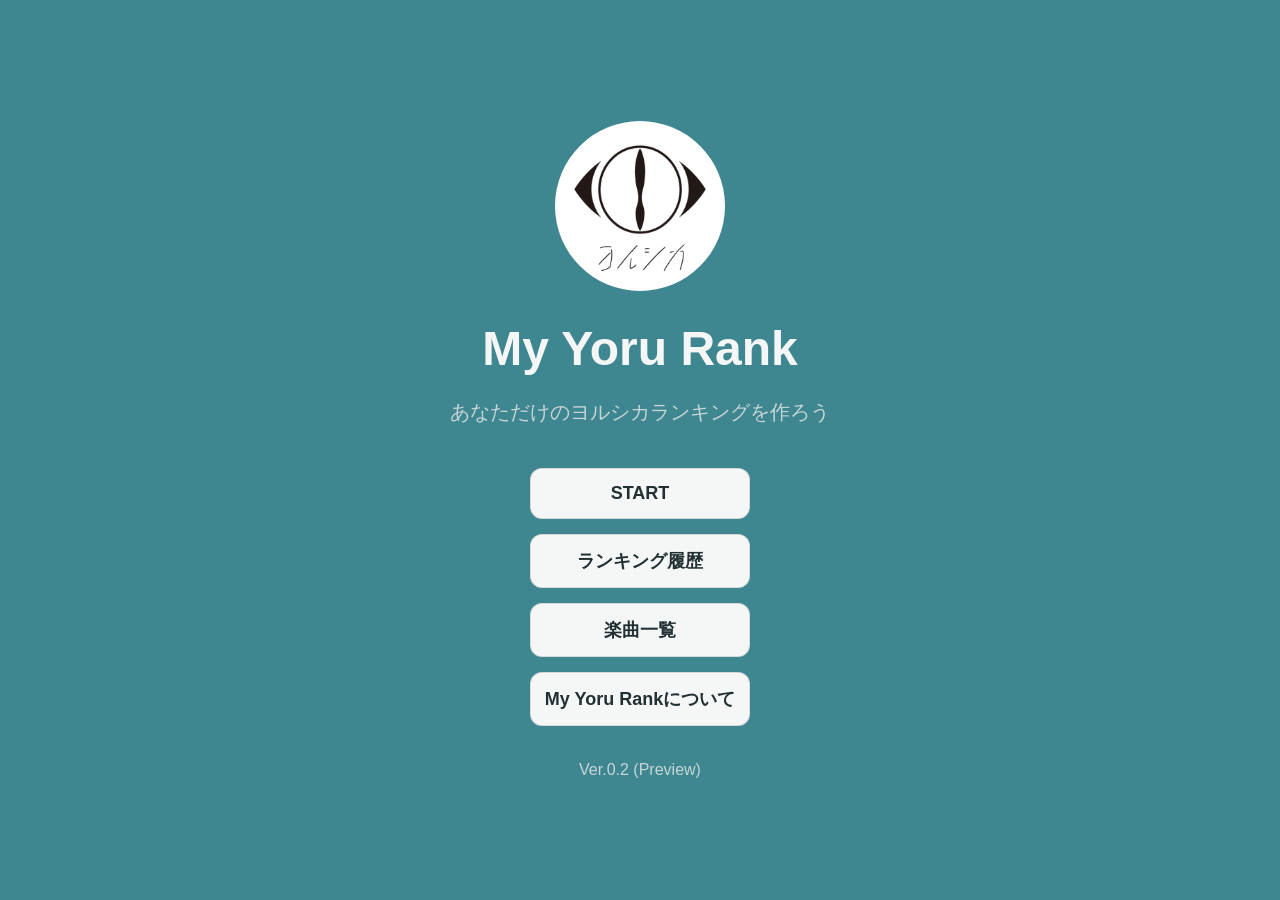
<file: index.html>
<!DOCTYPE html>
<html lang="ja">

<head>
    <meta charset="UTF-8">

    <meta
        name="viewport"
        content="width=device-width, initial-scale=1.0"
    >

    <title>My Yoru Rank</title>
    <link rel="icon" href="assets/icon.jpg" type="image/jpeg" />

    <link rel="stylesheet" href="style.css">
    <link rel="stylesheet" href="debug.css">

</head>

<body>

    <!-- ==========================
         ホーム画面
    =========================== -->

    <main
        id="home-screen"
        class="container"
    >

        <img
            id="artist-icon"
            src="assets/icon.jpg"
            alt="ヨルシカ"
        >

        <h1>My Yoru Rank</h1>

        <p class="subtitle">
            あなただけのヨルシカランキングを作ろう
        </p>

        <button
            id="start-button"
            type="button"
        >
            START
        </button>

        <button
            id="resume-ranking-button"
            type="button"
        >
            ランキングを再開
        </button>

        <button
            id="ranking-history-button"
            type="button"
        >
            ランキング履歴
        </button>

        <button
            id="song-list-button"
            type="button"
        >
            楽曲一覧
        </button>

        <a id="about-link" href="about.html">
            My Yoru Rankについて
        </a>

        <p class="version">
            Ver.0.2 (Preview)
        </p>

    </main>

    <!-- ==============================
        ランキング編集：楽曲追加パネル
    ================================ -->

    <div
        id="ranking-song-add-panel"
        hidden
    >
        <div class="ranking-song-add-panel-content">

            <h2>楽曲を追加</h2>

            <input
                id="ranking-song-add-search"
                type="search"
                placeholder="曲名を検索"
                autocomplete="off"
            >

            <div id="ranking-song-add-list">
                <!-- 追加可能な楽曲をJavaScriptで表示 -->
            </div>

            <button
                id="ranking-song-add-cancel-button"
                type="button"
            >
                キャンセル
            </button>

        </div>
    </div>

    <!-- ==========================
         ランキング条件画面
    =========================== -->

    <main
        id="settings-screen"
        class="container settings-screen"
        style="display: none;"
    >

        <h2>
            ランキング条件
        </h2>

        <a
            id="ranking-guide-link"
            href="ranking-guide.html"
        >
            ランキングの仕組みについて
        </a>

        <button
            id="settings-home-button"
            class="ranking-action-button"
            type="button"
        >
            ← ホームに戻る
        </button>


        <div class="filter-panel">

            <div id="ranking-filters">

                <div class="filter-header">

                    <button
                        id="ranking-filter-reset-button"
                        class="ranking-action-button"
                        type="button"
                    >
                        条件をリセット
                    </button>

                </div>


                <!-- 楽曲タイプ -->

                <fieldset class="filter-group">

                    <legend class="filter-group-title">
                        Type
                    </legend>

                    <label class="filter-checkbox">

                        <input
                            type="checkbox"
                            name="ranking-music-type"
                            value="vocal"
                        >

                        <span>Vocal</span>

                    </label>

                    <label class="filter-checkbox">

                        <input
                            type="checkbox"
                            name="ranking-music-type"
                            value="instrumental"
                        >

                        <span>Instrumental</span>

                    </label>

                </fieldset>


                <!-- MV -->

                <fieldset class="filter-group">

                    <legend class="filter-group-title">
                        MV
                    </legend>

                    <label class="filter-checkbox">

                        <input
                            type="checkbox"
                            name="ranking-mv-status"
                            value="true"
                        >

                        <span>MVあり</span>

                    </label>

                    <label class="filter-checkbox">

                        <input
                            type="checkbox"
                            name="ranking-mv-status"
                            value="false"
                        >

                        <span>MVなし</span>

                    </label>

                </fieldset>


                <!-- 収録区分 -->

                <fieldset class="filter-group">

                    <legend class="filter-group-title">
                        Category
                    </legend>

                    <label class="filter-checkbox">

                        <input
                            type="checkbox"
                            name="ranking-song-category"
                            value="album"
                        >

                        <span>Album</span>

                    </label>

                    <label class="filter-checkbox">

                        <input
                            type="checkbox"
                            name="ranking-song-category"
                            value="single"
                        >

                        <span>Single</span>

                    </label>

                    <label class="filter-checkbox">

                        <input
                            type="checkbox"
                            name="ranking-song-category"
                            value="tribute"
                        >

                        <span>Tribute</span>

                    </label>

                </fieldset>


                <!-- アルバム選択 -->

                <fieldset class="filter-group filter-album-group">

                    <legend class="filter-group-title">
                        Album
                    </legend>

                    <div id="ranking-album-filter-options"></div>

                </fieldset>

            </div>
        
        </div>    


        <div class="ranking-selection-summary">

            <p id="ranking-song-count">
                選択中：0曲 / 全0曲
            </p>

        </div>

        <div class="ranking-button-group">

            <button
                id="ranking-start-button"
                class="ranking-action-button"
                type="button"
            >
                ランキング開始
            </button>

        </div>

    </main>



    <!-- ==========================
         比較画面
    =========================== -->

    <main
        id="compare-screen"
        class="container"
        style="display: none;"
    >

        <h2 class="compare-message">
            より好きな曲を選んでください
        </h2>

        <h2 id="progress-text">
            進捗 0%
        </h2>

        <div class="progress-bar">
            <div class="progress-fill"></div>
        </div>

        <div class="compare-container">

            <!-- 左側の楽曲 -->

            <div class="song-card">

                <button
                    id="left-card"
                    class="song-select-button"
                    type="button"
                >

                    <div class="image-container">

                        <img
                            id="left-image"
                            src="assets/icon.jpg"
                            alt=""
                        >

                    </div>

                    <h3 id="left-title">
                        春泥棒
                    </h3>

                </button>

                <button
                    id="left-preview-button"
                    class="preview-button"
                    type="button"
                >
                    ▶ 曲を確認する
                </button>

            </div>


            <!-- 右側の楽曲 -->

            <div class="song-card">

                <button
                    id="right-card"
                    class="song-select-button"
                    type="button"
                >

                    <div class="image-container">

                        <img
                            id="right-image"
                            src="assets/icon.jpg"
                            alt=""
                        >

                    </div>

                    <h3 id="right-title">
                        左右盲
                    </h3>

                </button>

                <button
                    id="right-preview-button"
                    class="preview-button"
                    type="button"
                >
                    ▶ 曲を確認する
                </button>

            </div>

        </div>

        <button
            id="undo-button"
            class="undo-button"
            type="button"
            disabled
        >
            ← 一つ前の選択に戻る
        </button>

        <button
            id="pause-ranking-button"
            type="button"
        >
            ランキングを中断
        </button>

        <p class="youtube-note">
            ※ YouTubeボタンは公式動画が公開されている楽曲のみ表示されます。
        </p>

    </main>


    <!-- ==========================
         結果画面
    =========================== -->

    <main
        id="result-screen"
        class="container"
        style="display: none;"
    >

        <div class="result-title-row">
            <h2>My Yoru Rank</h2>

            <span
                id="result-edited-badge"
                class="ranking-edited-badge"
                hidden
            >
                編集済み
            </span>
        </div>

        <div id="ranking-list"></div>

        <!-- 今回のランキング条件 -->

        <div id="result-ranking-settings">

            <button
                id="result-ranking-conditions-toggle"
                type="button"
                aria-expanded="false"
                aria-controls="result-ranking-settings-content"
            >
                <span id="result-ranking-conditions-toggle-text">
                    条件を見る
                </span>

                <span id="result-ranking-conditions-toggle-icon">
                    ▼
                </span>
            </button>

            <div
                id="result-ranking-settings-content"
                hidden
            ></div>

        </div>

        <div class="result-button-group">

        <button
            id="toggle-ranking-button"
            type="button"
        >
            全曲ランキングを表示
        </button>

        <button
            id="edit-ranking-button"
            type="button"
        >
            順位を編集
        </button>

        <button
            id="cancel-ranking-edit-button"
            type="button"
            hidden
        >
            キャンセル
        </button>

        <button
            id="add-ranking-song-button"
            type="button"
            hidden
        >
            楽曲を追加
        </button>

        <button
            id="save-ranking-image-button"
            class="ranking-image-open-button"
            type="button"
        >
            画像を保存・共有
        </button>

        <button
            id="restart-button"
            type="button"
        >
            ← ホームに戻る
        </button>

    </div>

    </main>

    <!-- ==========================
        ランキング履歴画面
    =========================== -->

    <main
        id="ranking-history-screen"
        class="container"
        style="display: none;"
    >

        <h2>
            ランキング履歴
        </h2>

        <div id="ranking-history-list"></div>

        <button
            id="ranking-history-home-button"
            type="button"
        >
            ← ホームに戻る
        </button>

    </main>

    <!-- ========================== 
        ランキング履歴詳細画面 
    =========================== --> 

    <main 
        id="ranking-history-detail-screen" 
        class="container" 
        style="display: none;" 
    > 

        <h2 id="ranking-history-detail-title">
            My Yoru Rank
        </h2> 

        <div id="ranking-history-detail-list"></div> 

        <div id="ranking-history-detail-settings"></div>
        
        <div class="ranking-history-detail-button-group">

            <button
                id="ranking-history-toggle-button"
                type="button"
            >
                全曲ランキングを表示
            </button>

            <button
                id="history-edit-ranking-button"
                type="button"
            >
                順位を編集
            </button>

            <button
                id="history-cancel-ranking-edit-button"
                type="button"
                hidden
            >
                キャンセル
            </button>

            <button
                id="history-add-ranking-song-button"
                type="button"
                hidden
            >
                楽曲を追加
            </button>

            <button
                id="history-save-ranking-image-button"
                class="ranking-image-open-button"
                type="button"
            >
                画像を保存・共有
            </button>

            <button
                id="ranking-history-detail-back-button"
                type="button"
            >
                ← 履歴一覧に戻る
            </button>

        </div>
    </main>


    <!-- ==========================
         楽曲一覧画面
    =========================== -->

    <main
        id="song-list-screen"
        class="container"
        style="display: none;"
    >

        <h1>
            楽曲一覧
        </h1>

        <!-- フィルター -->

        <button
            id="song-list-home-button"
            class="secondary-button"
            type="button"
        >
            ← ホームに戻る
        </button>

        <div class="filter-panel">

            <button
                id="filter-toggle-button"
                type="button"
                aria-expanded="true"
                aria-controls="song-list-filters"
            >
                <span>絞り込み</span>

                <span id="filter-toggle-icon">
                    ▲
                </span>
            </button>


            <div id="song-list-filters">

                <div class="filter-header">

                    <button
                        id="filter-reset-button"
                        type="button"
                    >
                        条件をリセット
                    </button>

                </div>


                <!-- 曲名検索 -->

                <fieldset class="filter-group">

                    <legend>
                        曲名
                    </legend>

                    <input
                        id="song-search-input"
                        type="search"
                        placeholder="曲名を検索"
                        autocomplete="off"
                    >

                </fieldset>

                <!-- 楽曲タイプ -->

                <fieldset class="filter-group">

                    <legend class="filter-group-title">
                        Type
                    </legend>

                    <label class="filter-checkbox">

                        <input
                            type="checkbox"
                            name="music-type"
                            value="vocal"
                        >

                        <span>Vocal</span>

                    </label>

                    <label class="filter-checkbox">

                        <input
                            type="checkbox"
                            name="music-type"
                            value="instrumental"
                        >

                        <span>Instrumental</span>

                    </label>

                </fieldset>


                <!-- MV -->

                <fieldset class="filter-group">

                    <legend class="filter-group-title">
                        MV
                    </legend>

                    <label class="filter-checkbox">

                        <input
                            type="checkbox"
                            name="mv-status"
                            value="true"
                        >

                        <span>MVあり</span>

                    </label>

                    <label class="filter-checkbox">

                        <input
                            type="checkbox"
                            name="mv-status"
                            value="false"
                        >

                        <span>MVなし</span>

                    </label>

                </fieldset>


                <!-- 収録区分 -->

                <fieldset class="filter-group">

                    <legend class="filter-group-title">
                        Category
                    </legend>

                    <label class="filter-checkbox">

                        <input
                            type="checkbox"
                            name="song-category"
                            value="album"
                        >

                        <span>Album</span>

                    </label>

                    <label class="filter-checkbox">

                        <input
                            type="checkbox"
                            name="song-category"
                            value="single"
                        >

                        <span>Single</span>

                    </label>

                    <label class="filter-checkbox">

                        <input
                            type="checkbox"
                            name="song-category"
                            value="tribute"
                        >

                        <span>Tribute</span>

                    </label>

                </fieldset>


                <!-- アルバム選択 -->

                <fieldset class="filter-group filter-album-group">

                    <legend class="filter-group-title">
                        Album
                    </legend>

                    <div id="album-filter-options"></div>

                </fieldset>

            </div>

        </div>

        <!-- 楽曲数 -->

        <div id="song-list-summary">

            <p id="total-song-count">
                表示中：0曲 / 全0曲
            </p>

            <p id="mv-song-count">
                MVあり：0曲
            </p>

            <p id="instrumental-song-count">
                インスト：0曲
            </p>

        </div>


        <!-- 楽曲カードの出力先 -->

        <div id="song-list"></div>


        <!-- ホームに戻る -->

        <button
            id="song-list-back-button"
            type="button"
        >
            ←ホームに戻る
        </button>

    </main>

    <!-- ==========================
        ランキング画像 保存・共有
    =========================== -->

    <div
        id="ranking-image-modal"
        hidden
    >
        <div id="ranking-image-modal-content">

            <h2>
                画像を保存・共有
            </h2>

            <div class="ranking-image-option-group">

                <p>
                    保存する範囲
                </p>

                <label>
                    <input
                        type="radio"
                        name="ranking-image-range"
                        value="top10"
                        checked
                    >
                    TOP10
                </label>

                <label>
                    <input
                        type="radio"
                        name="ranking-image-range"
                        value="all"
                    >
                    全曲
                </label>

            </div>

            <div class="ranking-image-option-group">

                <p>
                    タイトル
                </p>

                <label>
                    <input
                        type="radio"
                        name="ranking-image-title-type"
                        value="default"
                        checked
                    >
                    My Yoru Rank
                </label>

                <label>
                    <input
                        type="radio"
                        name="ranking-image-title-type"
                        value="custom"
                    >
                    名前入り
                </label>

                <input
                    id="ranking-image-name-input"
                    type="text"
                    placeholder="例：suis"
                    maxlength="20"
                    disabled
                >

                <p id="ranking-image-title-preview">
                    My Yoru Rank
                </p>

            </div>

            <div
                id="ranking-image-preview-container"
                hidden
            >
                <canvas
                    id="ranking-image-canvas"
                    width="1080"
                    height="1920"
                ></canvas>
            </div>

            <div
                id="ranking-image-page-controls"
                hidden
            >
                <button
                    id="ranking-image-prev-page-button"
                    type="button"
                >
                    ← 前へ
                </button>

                <span id="ranking-image-page-indicator">
                    1 / 1
                </span>

                <button
                    id="ranking-image-next-page-button"
                    type="button"
                >
                    次へ →
                </button>
            </div>

            <div class="ranking-image-modal-actions">

                <button
                    id="ranking-image-preview-button"
                    type="button"
                >
                    プレビュー
                </button>

                <button
                    id="ranking-image-save-button"
                    type="button"
                >
                    保存
                </button>

                <button
                    id="ranking-image-share-button"
                    type="button"
                >
                    共有
                </button>

                <button
                    id="ranking-image-modal-close-button"
                    type="button"
                >
                    閉じる
                </button>

            </div>

        </div>
    </div>


    <!-- ==========================
        JavaScript
    =========================== -->

    <!-- 楽曲データ -->
    <script src="songs.js"></script>

    <!-- 楽曲データ共通処理 -->
    <script src="js/song-utils.js"></script>

    <!-- 共通状態・司令塔 -->
    <script src="js/script.js"></script>

    <!-- 画面遷移 -->
    <script src="js/navigation.js"></script>

    <!-- 各機能 -->
    <script src="js/ranking-settings.js"></script>
    <script src="js/ranking-result.js"></script>
    <script src="js/ranking-progress.js"></script>
    <script src="js/ranking.js"></script>
    <script src="js/ranking-history.js"></script>
    <script src="js/compare.js"></script>
    <script src="js/song-list.js"></script>
    <script src="js/ranking-image.js"></script>
    <script src="js/ranking-edit.js"></script>
    <script src="js/debug.js"></script>


    <!-- ==============================
        Debug Menu
    ============================== -->

    <div id="debug-menu-overlay" class="hidden">

        <div id="debug-menu">

            <h2>Debug Menu</h2>

            <button id="debug-random-ranking">
                ランダム順位生成
            </button>

            <button id="debug-close-menu">
                閉じる
            </button>

        </div>

    </div>

</div>



    
</body>

</html>
</file>
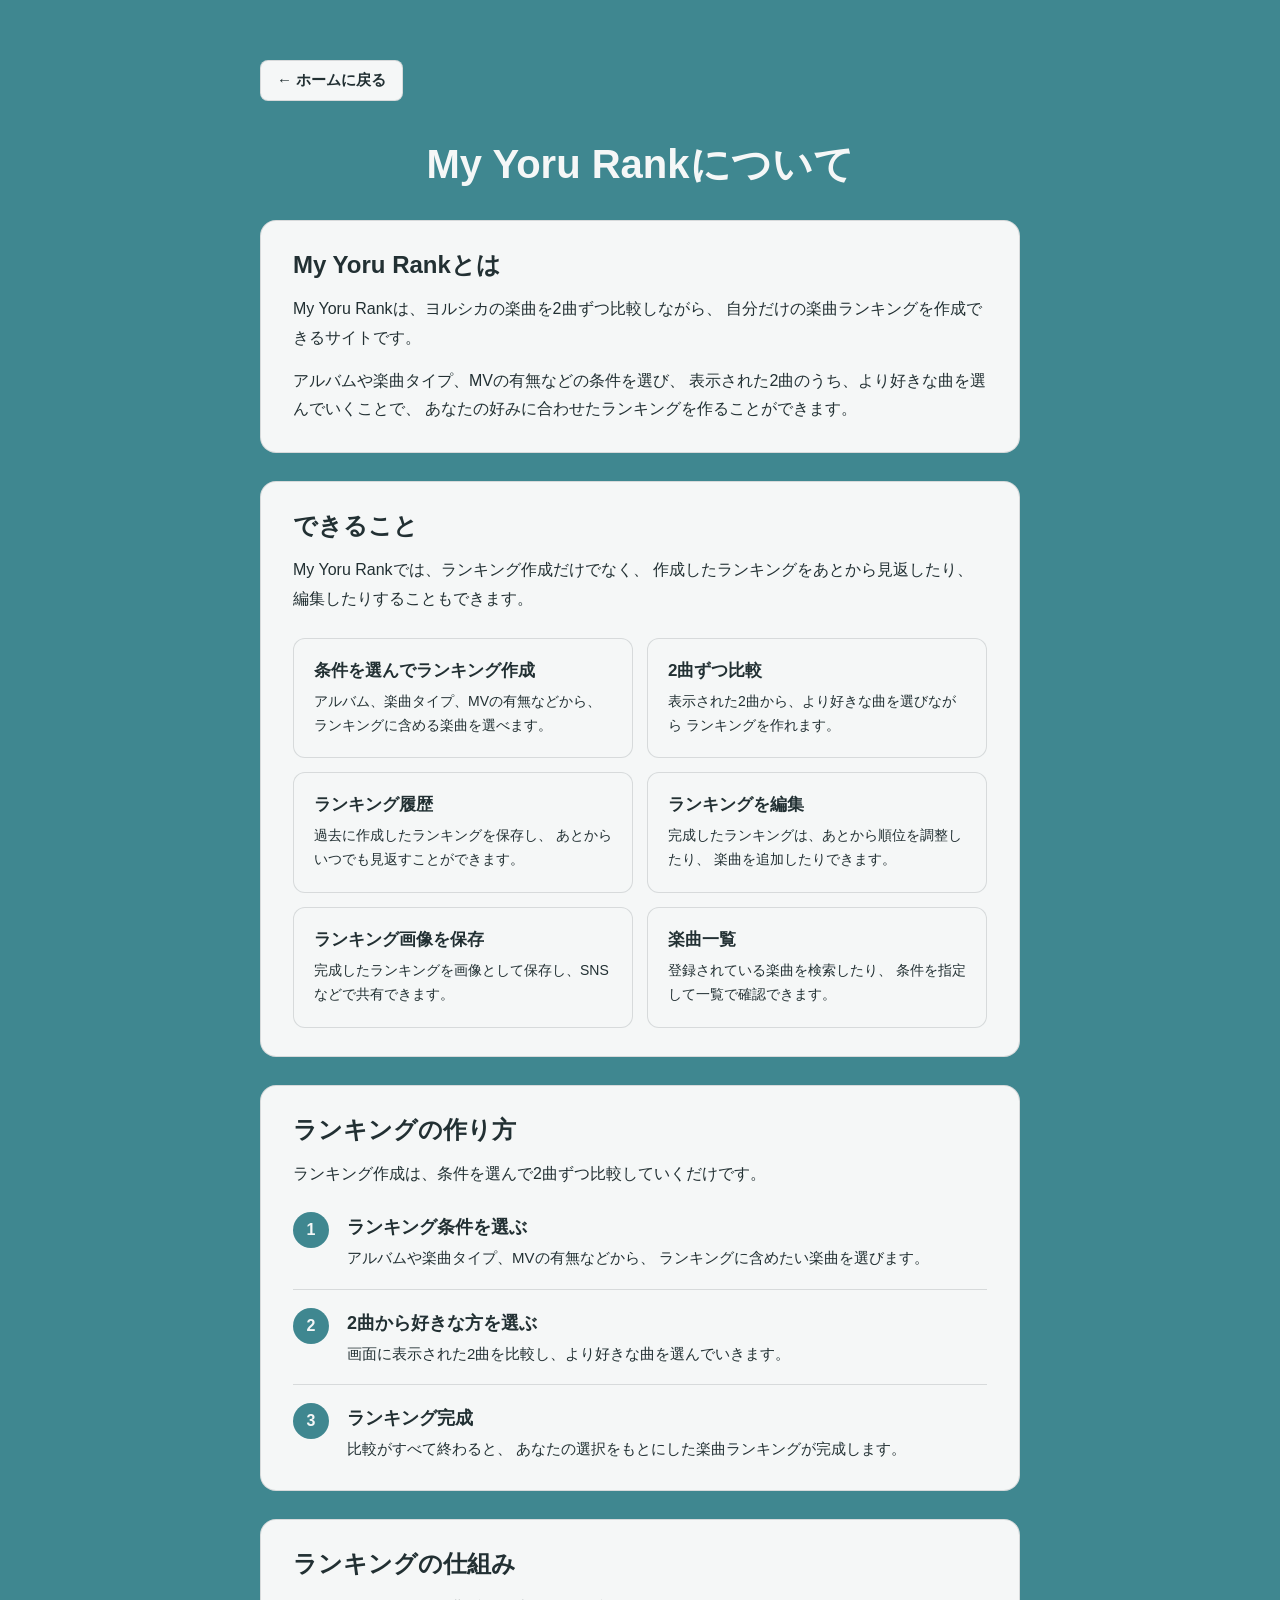
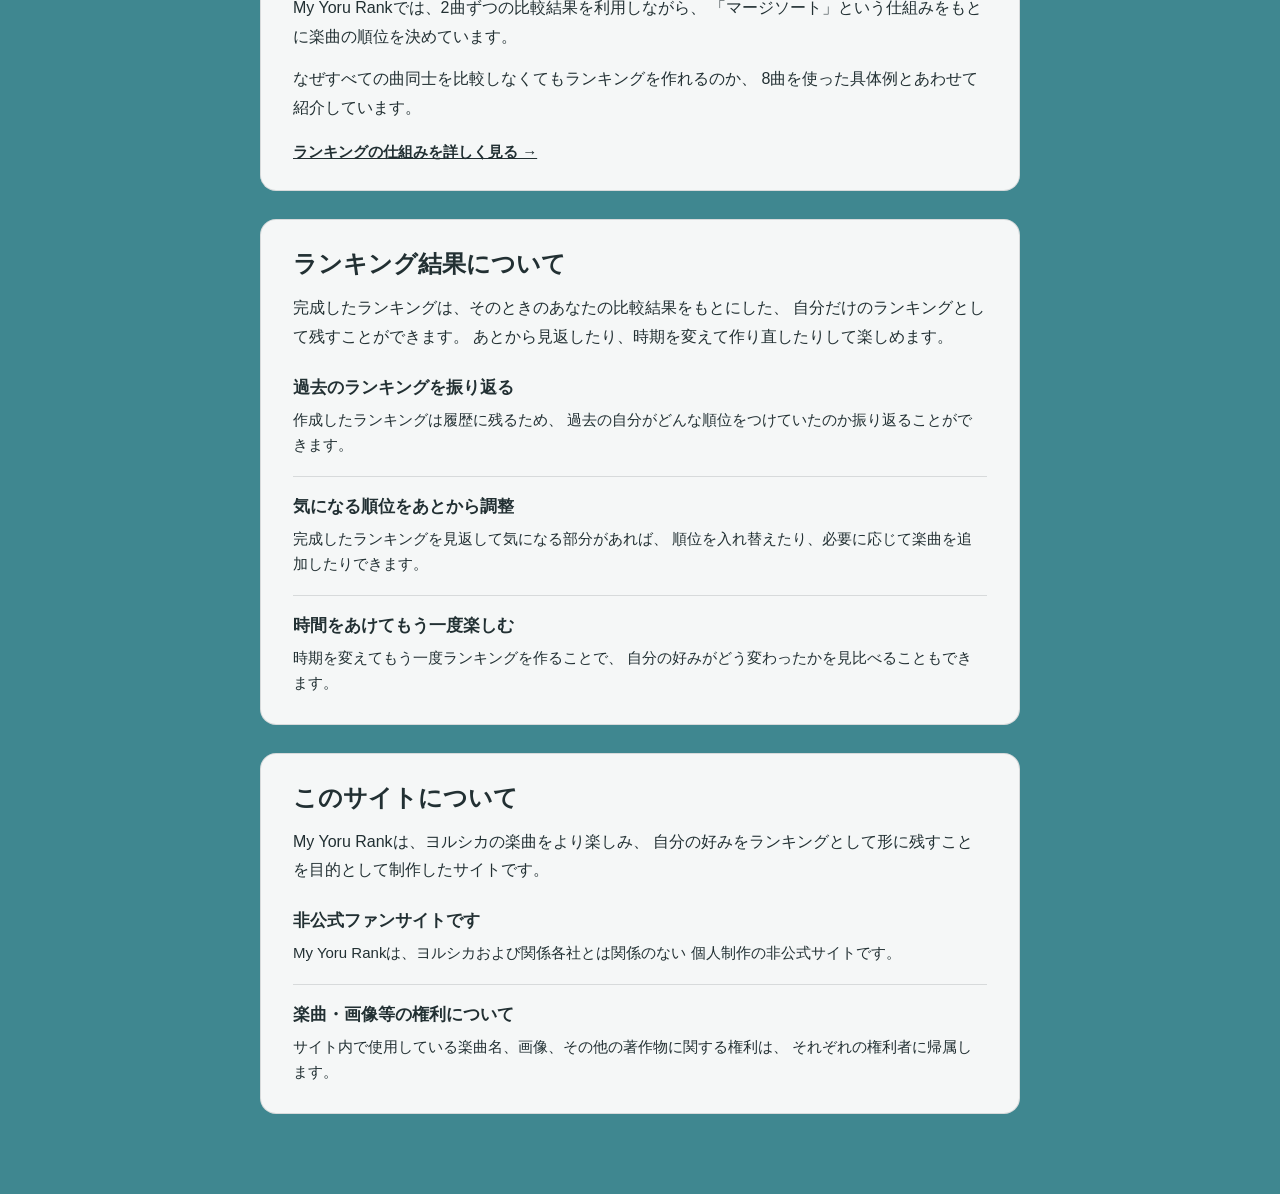
<file: about.html>
<!doctype html>
<html lang="ja">
  <head>
    <meta charset="UTF-8" />
    <meta name="viewport" content="width=device-width, initial-scale=1.0" />

    <title>My Yoru Rankについて | My Yoru Rank</title>
    <link rel="icon" href="assets/icon.jpg" type="image/jpeg" />

    <link rel="stylesheet" href="style.css" />
    <link rel="stylesheet" href="about.css" />
  </head>

  <body>
    <main id="about-page">
      <button id="about-back-button" type="button">← ホームに戻る</button>
      <h1>My Yoru Rankについて</h1>

      <section class="about-section">
        <h2>My Yoru Rankとは</h2>

        <p>
          My Yoru Rankは、ヨルシカの楽曲を2曲ずつ比較しながら、
          自分だけの楽曲ランキングを作成できるサイトです。
        </p>

        <p>
          アルバムや楽曲タイプ、MVの有無などの条件を選び、
          表示された2曲のうち、より好きな曲を選んでいくことで、
          あなたの好みに合わせたランキングを作ることができます。
        </p>
      </section>

      <section class="about-section">
        <h2>できること</h2>

        <p>
          My Yoru Rankでは、ランキング作成だけでなく、
          作成したランキングをあとから見返したり、編集したりすることもできます。
        </p>

        <div class="about-feature-list">
          <div class="about-feature-item">
            <h3>条件を選んでランキング作成</h3>
            <p>
              アルバム、楽曲タイプ、MVの有無などから、
              ランキングに含める楽曲を選べます。
            </p>
          </div>

          <div class="about-feature-item">
            <h3>2曲ずつ比較</h3>
            <p>
              表示された2曲から、より好きな曲を選びながら ランキングを作れます。
            </p>
          </div>

          <div class="about-feature-item">
            <h3>ランキング履歴</h3>
            <p>
              過去に作成したランキングを保存し、
              あとからいつでも見返すことができます。
            </p>
          </div>

          <div class="about-feature-item">
            <h3>ランキングを編集</h3>
            <p>
              完成したランキングは、あとから順位を調整したり、
              楽曲を追加したりできます。
            </p>
          </div>

          <div class="about-feature-item">
            <h3>ランキング画像を保存</h3>
            <p>
              完成したランキングを画像として保存し、SNSなどで共有できます。
            </p>
          </div>

          <div class="about-feature-item">
            <h3>楽曲一覧</h3>
            <p>
              登録されている楽曲を検索したり、
              条件を指定して一覧で確認できます。
            </p>
          </div>
        </div>
      </section>

      <section class="about-section">
        <h2>ランキングの作り方</h2>

        <p>ランキング作成は、条件を選んで2曲ずつ比較していくだけです。</p>

        <div class="about-ranking-steps">
          <div class="about-ranking-step">
            <span class="about-ranking-step-number">1</span>

            <div>
              <h3>ランキング条件を選ぶ</h3>
              <p>
                アルバムや楽曲タイプ、MVの有無などから、
                ランキングに含めたい楽曲を選びます。
              </p>
            </div>
          </div>

          <div class="about-ranking-step">
            <span class="about-ranking-step-number">2</span>

            <div>
              <h3>2曲から好きな方を選ぶ</h3>
              <p>
                画面に表示された2曲を比較し、より好きな曲を選んでいきます。
              </p>
            </div>
          </div>

          <div class="about-ranking-step">
            <span class="about-ranking-step-number">3</span>

            <div>
              <h3>ランキング完成</h3>
              <p>
                比較がすべて終わると、
                あなたの選択をもとにした楽曲ランキングが完成します。
              </p>
            </div>
          </div>
        </div>
      </section>

      <section class="about-section">
        <h2>ランキングの仕組み</h2>

        <p>
          My Yoru Rankでは、2曲ずつの比較結果を利用しながら、
          「マージソート」という仕組みをもとに楽曲の順位を決めています。
        </p>

        <p>
          なぜすべての曲同士を比較しなくてもランキングを作れるのか、
          8曲を使った具体例とあわせて紹介しています。
        </p>

        <a class="about-guide-link" href="ranking-guide.html?from=about">
          ランキングの仕組みを詳しく見る →
        </a>
      </section>

      <section class="about-section">
        <h2>ランキング結果について</h2>

        <p>
          完成したランキングは、そのときのあなたの比較結果をもとにした、
          自分だけのランキングとして残すことができます。
          あとから見返したり、時期を変えて作り直したりして楽しめます。
        </p>

        <div class="about-result-points">
          <div class="about-result-point">
            <h3>過去のランキングを振り返る</h3>
            <p>
              作成したランキングは履歴に残るため、
              過去の自分がどんな順位をつけていたのか振り返ることができます。
            </p>
          </div>

          <div class="about-result-point">
            <h3>気になる順位をあとから調整</h3>
            <p>
              完成したランキングを見返して気になる部分があれば、
              順位を入れ替えたり、必要に応じて楽曲を追加したりできます。
            </p>
          </div>

          <div class="about-result-point">
            <h3>時間をあけてもう一度楽しむ</h3>
            <p>
              時期を変えてもう一度ランキングを作ることで、
              自分の好みがどう変わったかを見比べることもできます。
            </p>
          </div>
        </div>
      </section>

      <section class="about-section">
        <h2>このサイトについて</h2>

        <p>
          My Yoru Rankは、ヨルシカの楽曲をより楽しみ、
          自分の好みをランキングとして形に残すことを目的として制作したサイトです。
        </p>

        <div class="about-site-notes">
          <div class="about-site-note">
            <h3>非公式ファンサイトです</h3>
            <p>
              My Yoru Rankは、ヨルシカおよび関係各社とは関係のない
              個人制作の非公式サイトです。
            </p>
          </div>

          <div class="about-site-note">
            <h3>楽曲・画像等の権利について</h3>
            <p>
              サイト内で使用している楽曲名、画像、その他の著作物に関する権利は、
              それぞれの権利者に帰属します。
            </p>
          </div>
        </div>
      </section>
    </main>

    <script>
      const aboutBackButton = document.getElementById("about-back-button");

      aboutBackButton.addEventListener("click", function () {
        if (
          document.referrer &&
          new URL(document.referrer).origin === window.location.origin
        ) {
          history.back();
          return;
        }

        window.location.href = "index.html";
      });
    </script>
  </body>
</html>
</file>
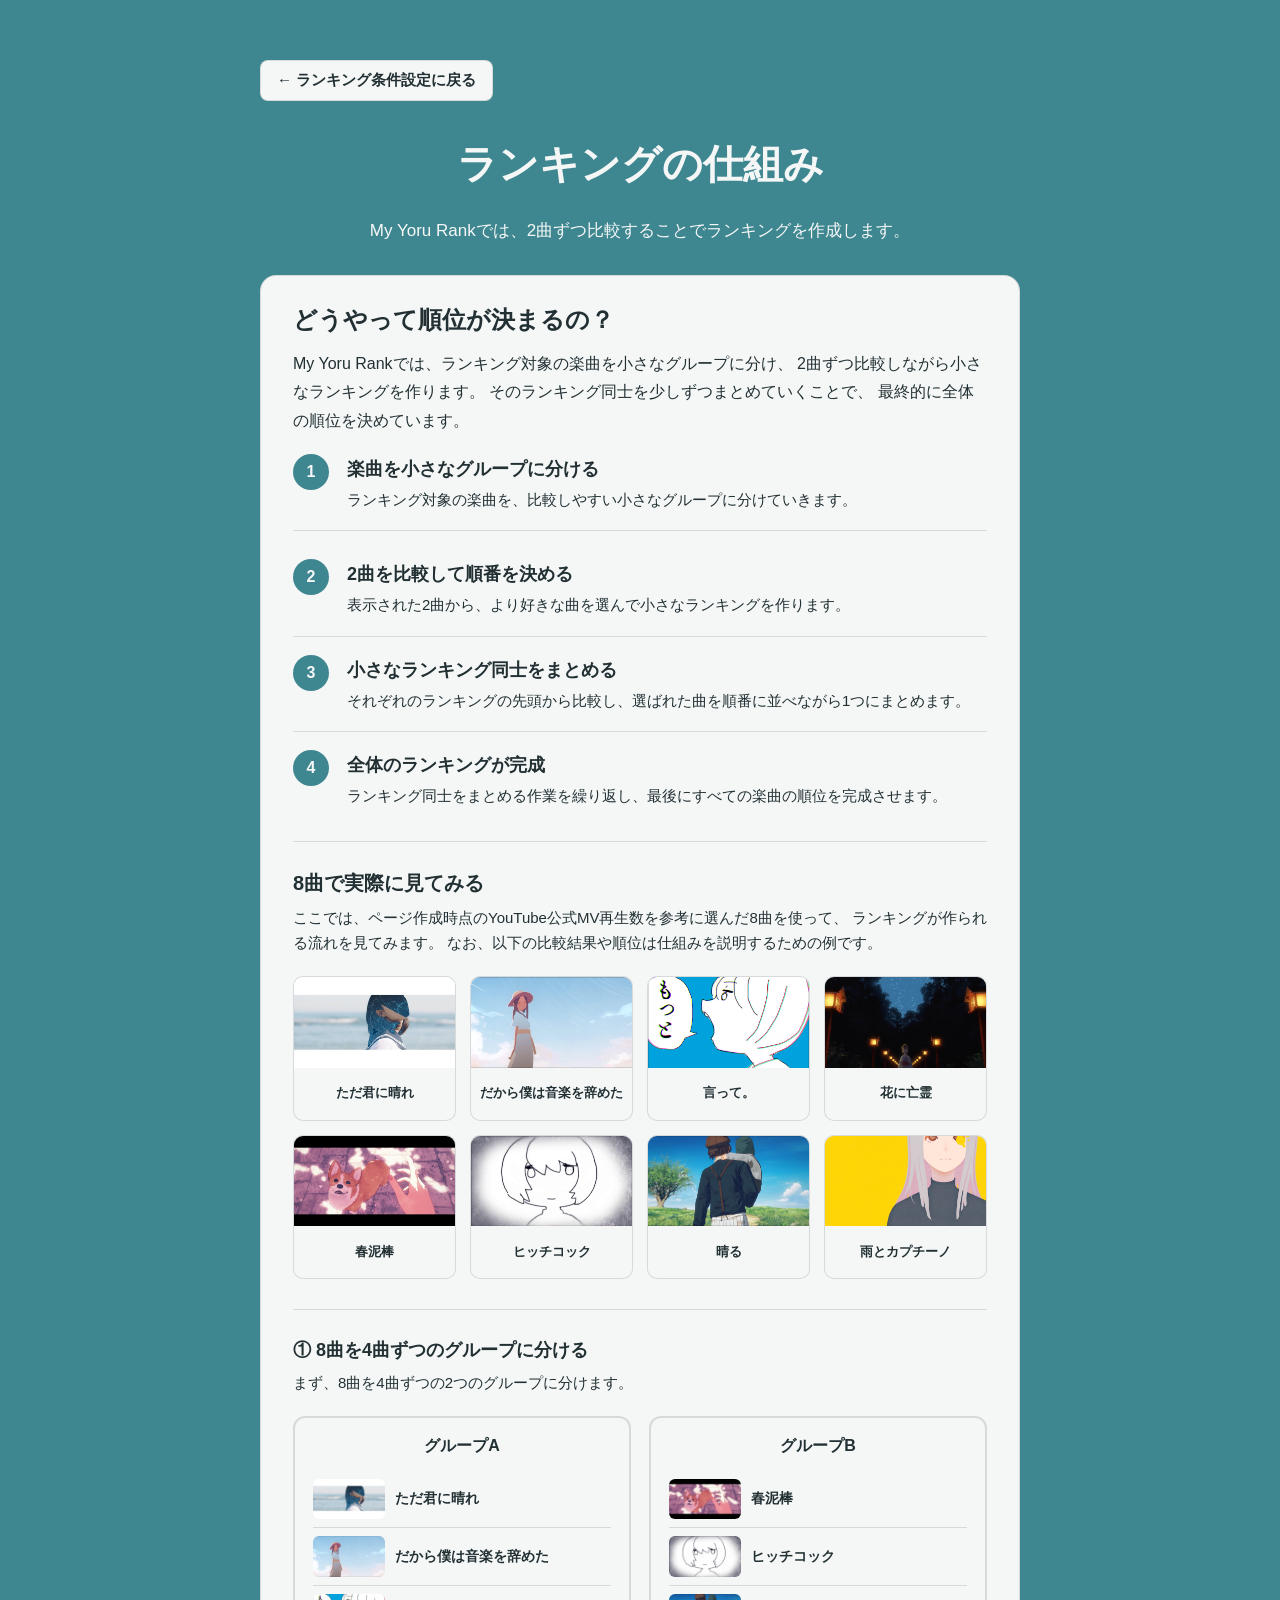
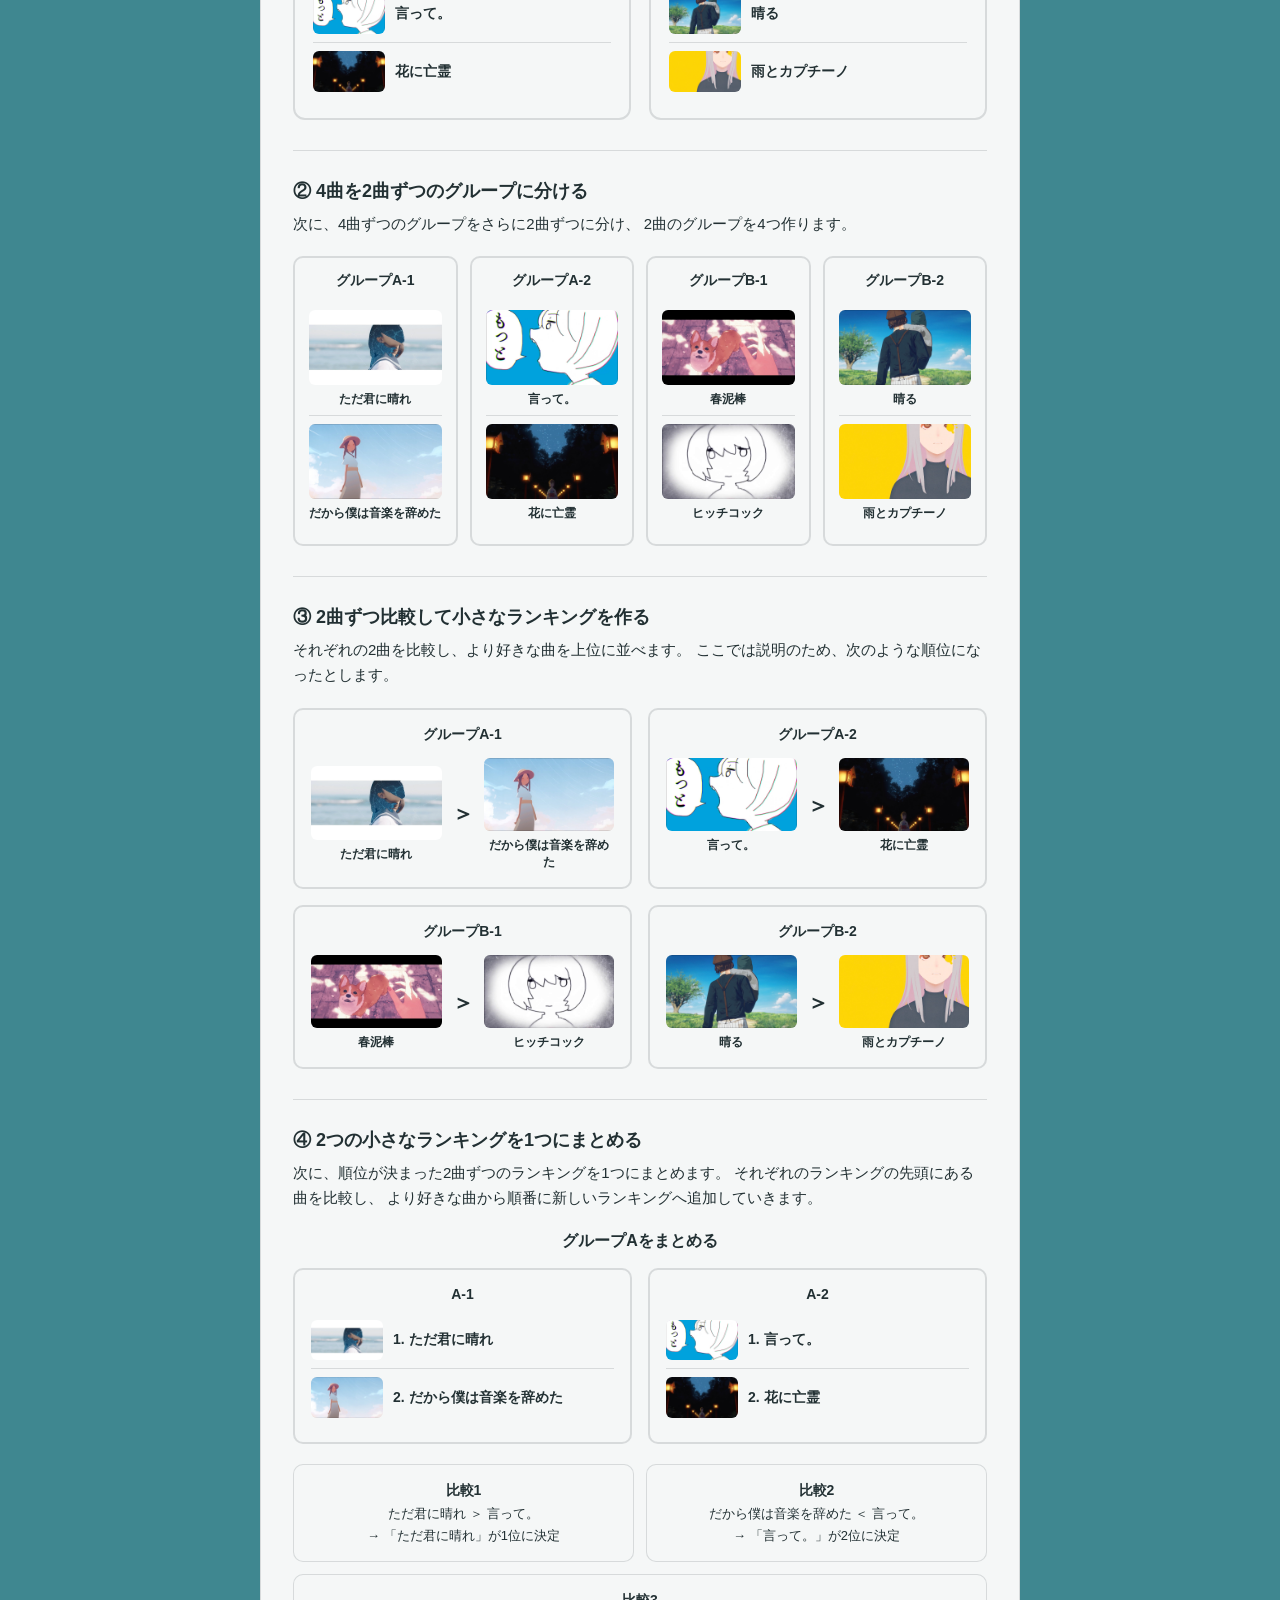
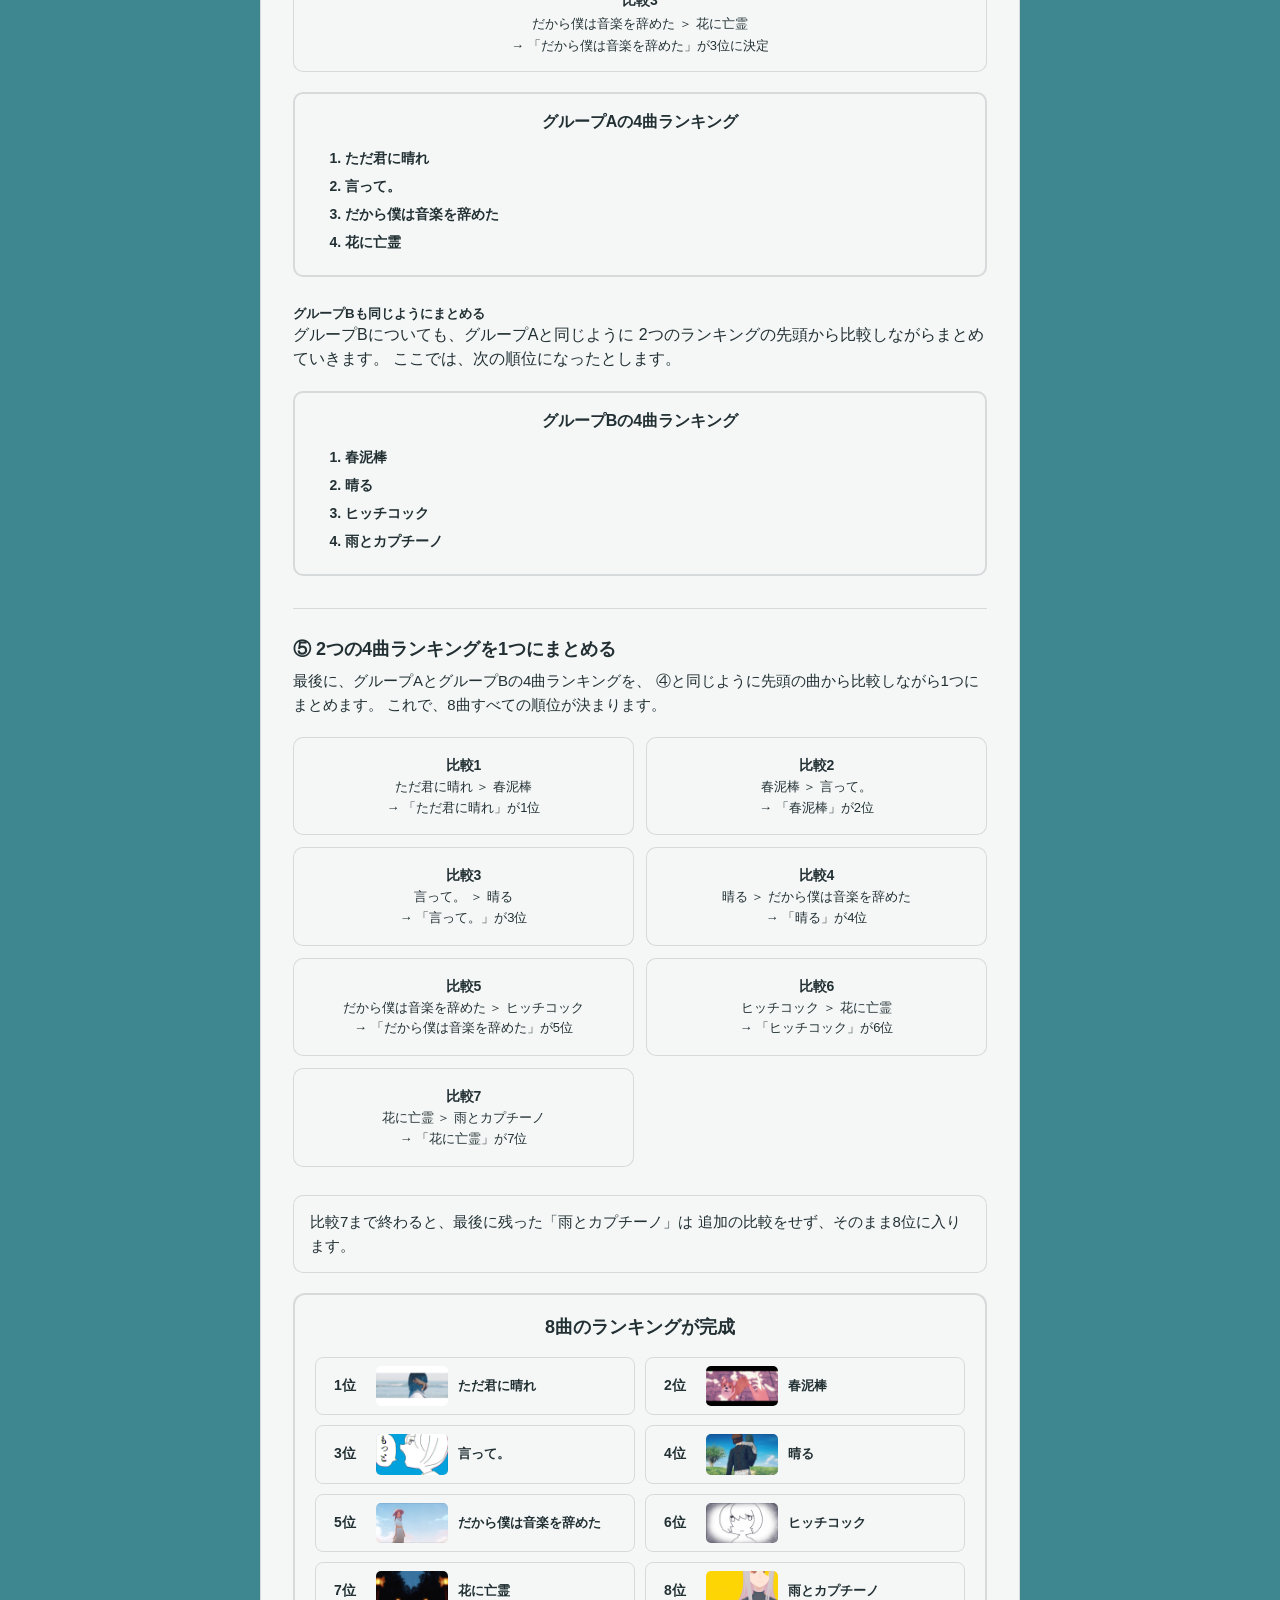
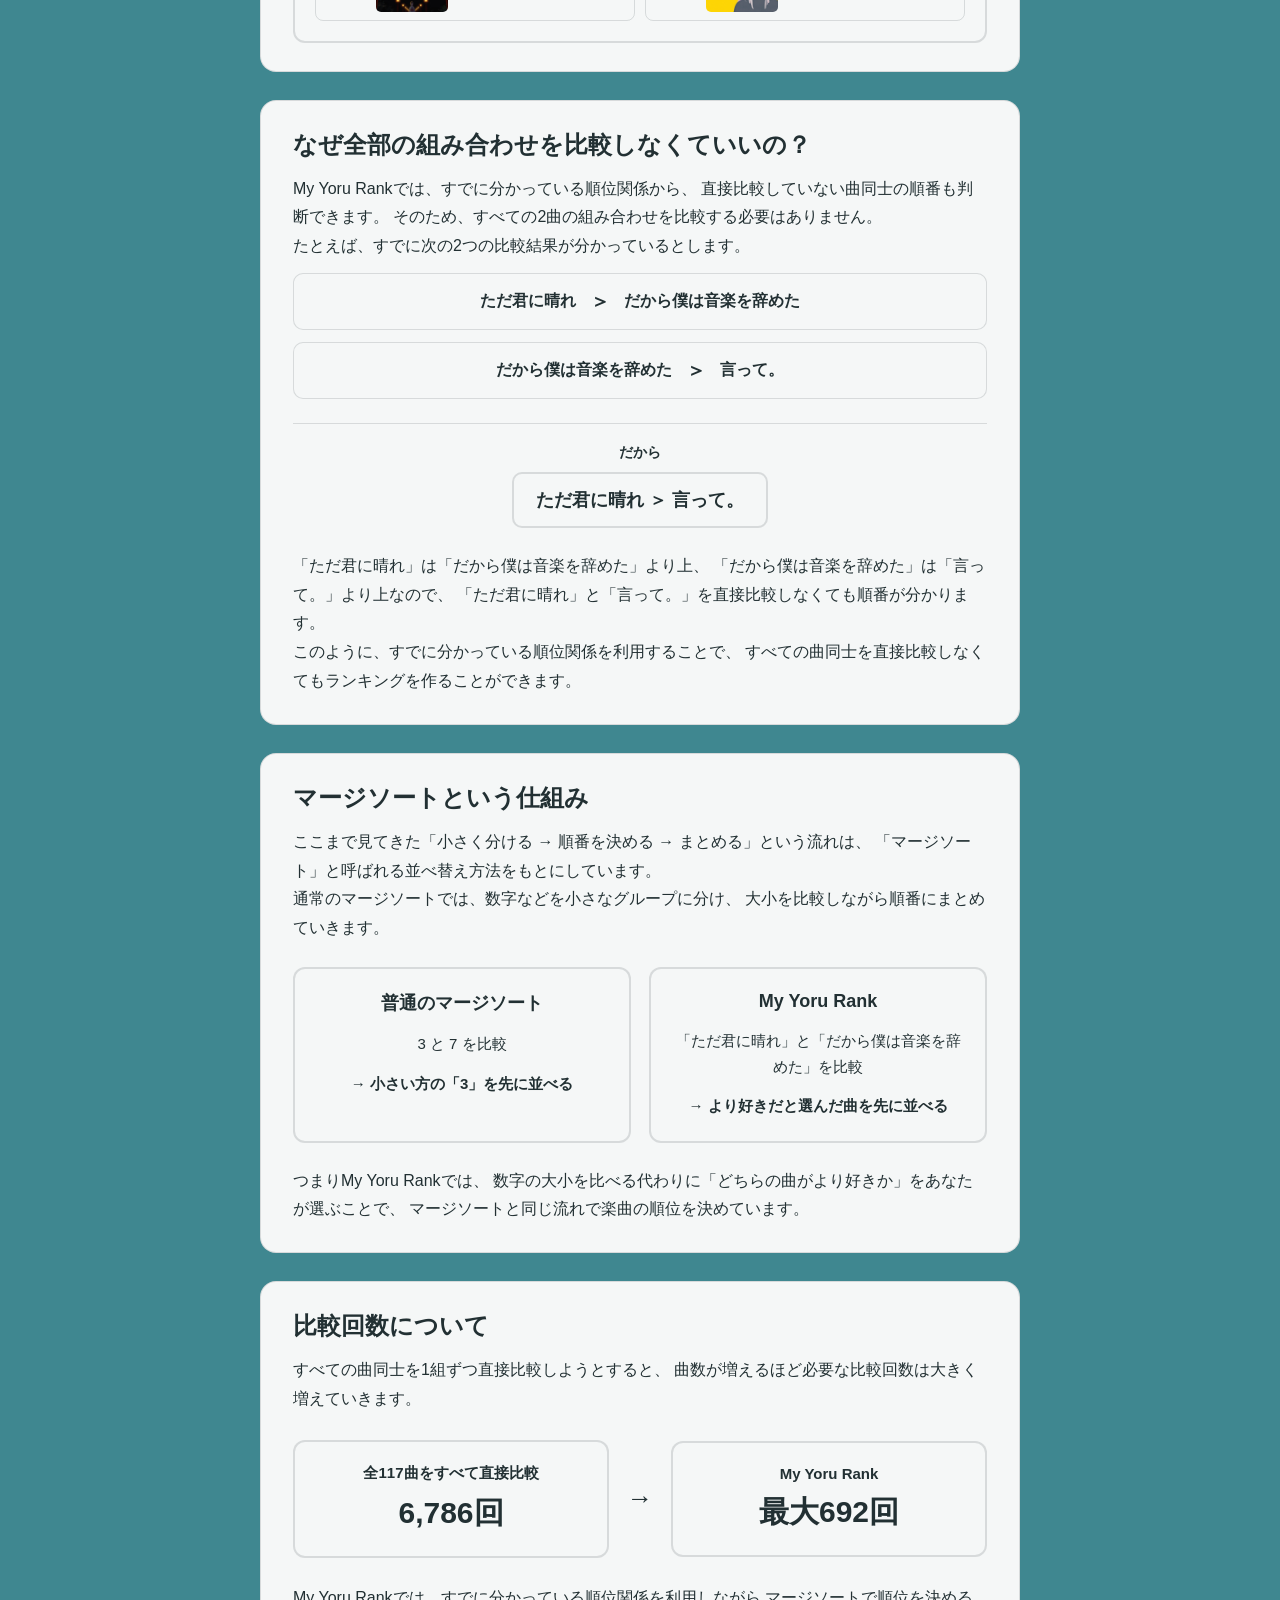
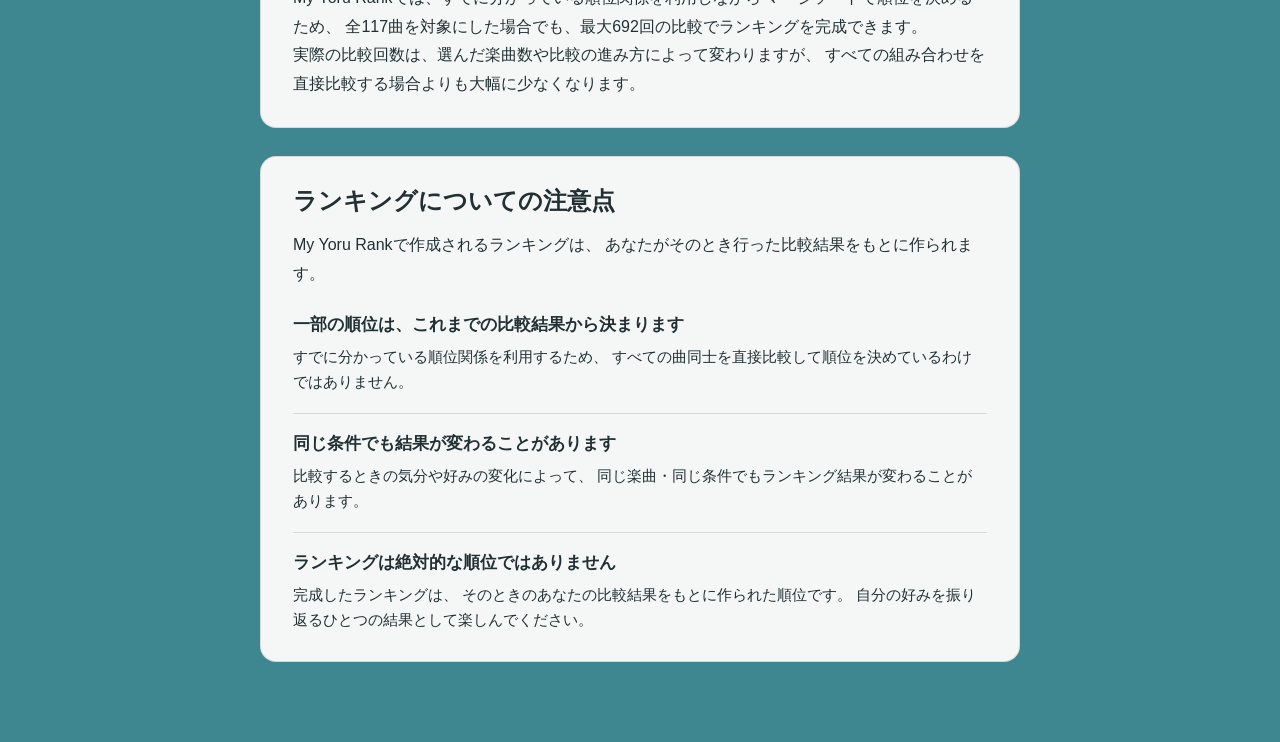
<file: ranking-guide.html>
<!doctype html>
<html lang="ja">
  <head>
    <meta charset="UTF-8" />

    <meta name="viewport" content="width=device-width, initial-scale=1.0" />

    <title>ランキングの仕組み | My Yoru Rank</title>
    <link rel="icon" href="assets/icon.jpg" type="image/jpeg" />

    <link rel="stylesheet" href="style.css" />

    <link rel="stylesheet" href="ranking-guide.css" />
  </head>

  <body>
    <main id="ranking-guide-page">
      <button id="ranking-guide-back-button" type="button">
        ← ランキング条件設定に戻る
      </button>

      <h1>ランキングの仕組み</h1>

      <p>My Yoru Rankでは、2曲ずつ比較することでランキングを作成します。</p>

      <section class="ranking-guide-section">
        <h2>どうやって順位が決まるの？</h2>

        <p>
          My Yoru Rankでは、ランキング対象の楽曲を小さなグループに分け、
          2曲ずつ比較しながら小さなランキングを作ります。
          そのランキング同士を少しずつまとめていくことで、
          最終的に全体の順位を決めています。
        </p>

        <div class="ranking-guide-step">
          <span class="ranking-guide-step-number">1</span>

          <div>
            <h3>楽曲を小さなグループに分ける</h3>

            <p>
              ランキング対象の楽曲を、比較しやすい小さなグループに分けていきます。
            </p>
          </div>
        </div>

        <div class="ranking-guide-steps">
          <div class="ranking-guide-step">
            <span class="ranking-guide-step-number">2</span>

            <div>
              <h3>2曲を比較して順番を決める</h3>

              <p>
                表示された2曲から、より好きな曲を選んで小さなランキングを作ります。
              </p>
            </div>
          </div>

          <div class="ranking-guide-step">
            <span class="ranking-guide-step-number">3</span>

            <div>
              <h3>小さなランキング同士をまとめる</h3>

              <p>
                それぞれのランキングの先頭から比較し、選ばれた曲を順番に並べながら1つにまとめます。
              </p>
            </div>
          </div>

          <div class="ranking-guide-step">
            <span class="ranking-guide-step-number">4</span>

            <div>
              <h3>全体のランキングが完成</h3>

              <p>
                ランキング同士をまとめる作業を繰り返し、最後にすべての楽曲の順位を完成させます。
              </p>
            </div>
          </div>
        </div>

        <div class="ranking-guide-visual-example">
          <h3>8曲で実際に見てみる</h3>

          <p>
            ここでは、ページ作成時点のYouTube公式MV再生数を参考に選んだ8曲を使って、
            ランキングが作られる流れを見てみます。
            なお、以下の比較結果や順位は仕組みを説明するための例です。
          </p>

          <div class="ranking-guide-example-song-list">
            <div class="ranking-guide-example-song-card">
              <img
                src="assets/mv-thumbnails/official/Tada Kimi ni Hare.jpg"
                alt="ただ君に晴れ"
              />
              <span>ただ君に晴れ</span>
            </div>

            <div class="ranking-guide-example-song-card">
              <img
                src="assets/mv-thumbnails/official/Dakara Boku wa Ongaku wo Yameta.jpg"
                alt="だから僕は音楽を辞めた"
              />
              <span>だから僕は音楽を辞めた</span>
            </div>

            <div class="ranking-guide-example-song-card">
              <img
                src="assets/mv-thumbnails/official/Itte.jpg"
                alt="言って。"
              />
              <span>言って。</span>
            </div>

            <div class="ranking-guide-example-song-card">
              <img
                src="assets/mv-thumbnails/official/Hana ni Bourei.jpg"
                alt="花に亡霊"
              />
              <span>花に亡霊</span>
            </div>

            <div class="ranking-guide-example-song-card">
              <img
                src="assets/mv-thumbnails/official/Haru Dorobou.jpg"
                alt="春泥棒"
              />
              <span>春泥棒</span>
            </div>

            <div class="ranking-guide-example-song-card">
              <img
                src="assets/mv-thumbnails/official/Hitchcock.jpg"
                alt="ヒッチコック"
              />
              <span>ヒッチコック</span>
            </div>

            <div class="ranking-guide-example-song-card">
              <img src="assets/mv-thumbnails/official/Haru.jpg" alt="晴る" />
              <span>晴る</span>
            </div>

            <div class="ranking-guide-example-song-card">
              <img
                src="assets/mv-thumbnails/official/Ame to Cappuccino.jpg"
                alt="雨とカプチーノ"
              />
              <span>雨とカプチーノ</span>
            </div>
          </div>

          <div class="ranking-guide-merge-stage">
            <h4>① 8曲を4曲ずつのグループに分ける</h4>

            <p>まず、8曲を4曲ずつの2つのグループに分けます。</p>

            <div class="ranking-guide-merge-groups">
              <div class="ranking-guide-merge-group">
                <h5>グループA</h5>

                <div class="ranking-guide-merge-song">
                  <img
                    src="assets/mv-thumbnails/official/Tada Kimi ni Hare.jpg"
                    alt="ただ君に晴れ"
                  />
                  <span>ただ君に晴れ</span>
                </div>

                <div class="ranking-guide-merge-song">
                  <img
                    src="assets/mv-thumbnails/official/Dakara Boku wa Ongaku wo Yameta.jpg"
                    alt="だから僕は音楽を辞めた"
                  />
                  <span>だから僕は音楽を辞めた</span>
                </div>

                <div class="ranking-guide-merge-song">
                  <img
                    src="assets/mv-thumbnails/official/Itte.jpg"
                    alt="言って。"
                  />
                  <span>言って。</span>
                </div>

                <div class="ranking-guide-merge-song">
                  <img
                    src="assets/mv-thumbnails/official/Hana ni Bourei.jpg"
                    alt="花に亡霊"
                  />
                  <span>花に亡霊</span>
                </div>
              </div>

              <div class="ranking-guide-merge-group">
                <h5>グループB</h5>

                <div class="ranking-guide-merge-song">
                  <img
                    src="assets/mv-thumbnails/official/Haru Dorobou.jpg"
                    alt="春泥棒"
                  />
                  <span>春泥棒</span>
                </div>

                <div class="ranking-guide-merge-song">
                  <img
                    src="assets/mv-thumbnails/official/Hitchcock.jpg"
                    alt="ヒッチコック"
                  />
                  <span>ヒッチコック</span>
                </div>

                <div class="ranking-guide-merge-song">
                  <img
                    src="assets/mv-thumbnails/official/Haru.jpg"
                    alt="晴る"
                  />
                  <span>晴る</span>
                </div>

                <div class="ranking-guide-merge-song">
                  <img
                    src="assets/mv-thumbnails/official/Ame to Cappuccino.jpg"
                    alt="雨とカプチーノ"
                  />
                  <span>雨とカプチーノ</span>
                </div>
              </div>
            </div>
          </div>

          <div class="ranking-guide-merge-stage">
            <h4>② 4曲を2曲ずつのグループに分ける</h4>

            <p>
              次に、4曲ずつのグループをさらに2曲ずつに分け、
              2曲のグループを4つ作ります。
            </p>

            <div class="ranking-guide-pair-groups">
              <div class="ranking-guide-pair-group">
                <h5>グループA-1</h5>

                <div class="ranking-guide-merge-song">
                  <img
                    src="assets/mv-thumbnails/official/Tada Kimi ni Hare.jpg"
                    alt="ただ君に晴れ"
                  />
                  <span>ただ君に晴れ</span>
                </div>

                <div class="ranking-guide-merge-song">
                  <img
                    src="assets/mv-thumbnails/official/Dakara Boku wa Ongaku wo Yameta.jpg"
                    alt="だから僕は音楽を辞めた"
                  />
                  <span>だから僕は音楽を辞めた</span>
                </div>
              </div>

              <div class="ranking-guide-pair-group">
                <h5>グループA-2</h5>

                <div class="ranking-guide-merge-song">
                  <img
                    src="assets/mv-thumbnails/official/Itte.jpg"
                    alt="言って。"
                  />
                  <span>言って。</span>
                </div>

                <div class="ranking-guide-merge-song">
                  <img
                    src="assets/mv-thumbnails/official/Hana ni Bourei.jpg"
                    alt="花に亡霊"
                  />
                  <span>花に亡霊</span>
                </div>
              </div>

              <div class="ranking-guide-pair-group">
                <h5>グループB-1</h5>

                <div class="ranking-guide-merge-song">
                  <img
                    src="assets/mv-thumbnails/official/Haru Dorobou.jpg"
                    alt="春泥棒"
                  />
                  <span>春泥棒</span>
                </div>

                <div class="ranking-guide-merge-song">
                  <img
                    src="assets/mv-thumbnails/official/Hitchcock.jpg"
                    alt="ヒッチコック"
                  />
                  <span>ヒッチコック</span>
                </div>
              </div>

              <div class="ranking-guide-pair-group">
                <h5>グループB-2</h5>

                <div class="ranking-guide-merge-song">
                  <img
                    src="assets/mv-thumbnails/official/Haru.jpg"
                    alt="晴る"
                  />
                  <span>晴る</span>
                </div>

                <div class="ranking-guide-merge-song">
                  <img
                    src="assets/mv-thumbnails/official/Ame to Cappuccino.jpg"
                    alt="雨とカプチーノ"
                  />
                  <span>雨とカプチーノ</span>
                </div>
              </div>
            </div>
          </div>

          <div class="ranking-guide-merge-stage">
            <h4>③ 2曲ずつ比較して小さなランキングを作る</h4>

            <p>
              それぞれの2曲を比較し、より好きな曲を上位に並べます。
              ここでは説明のため、次のような順位になったとします。
            </p>

            <div class="ranking-guide-pair-results">
              <div class="ranking-guide-pair-result">
                <h5>グループA-1</h5>

                <div class="ranking-guide-pair-choice">
                  <div class="ranking-guide-merge-song">
                    <img
                      src="assets/mv-thumbnails/official/Tada Kimi ni Hare.jpg"
                      alt="ただ君に晴れ"
                    />
                    <span>ただ君に晴れ</span>
                  </div>

                  <span class="ranking-guide-choice-mark">＞</span>

                  <div class="ranking-guide-merge-song">
                    <img
                      src="assets/mv-thumbnails/official/Dakara Boku wa Ongaku wo Yameta.jpg"
                      alt="だから僕は音楽を辞めた"
                    />
                    <span>だから僕は音楽を辞めた</span>
                  </div>
                </div>
              </div>

              <div class="ranking-guide-pair-result">
                <h5>グループA-2</h5>

                <div class="ranking-guide-pair-choice">
                  <div class="ranking-guide-merge-song">
                    <img
                      src="assets/mv-thumbnails/official/Itte.jpg"
                      alt="言って。"
                    />
                    <span>言って。</span>
                  </div>

                  <span class="ranking-guide-choice-mark">＞</span>

                  <div class="ranking-guide-merge-song">
                    <img
                      src="assets/mv-thumbnails/official/Hana ni Bourei.jpg"
                      alt="花に亡霊"
                    />
                    <span>花に亡霊</span>
                  </div>
                </div>
              </div>

              <div class="ranking-guide-pair-result">
                <h5>グループB-1</h5>

                <div class="ranking-guide-pair-choice">
                  <div class="ranking-guide-merge-song">
                    <img
                      src="assets/mv-thumbnails/official/Haru Dorobou.jpg"
                      alt="春泥棒"
                    />
                    <span>春泥棒</span>
                  </div>

                  <span class="ranking-guide-choice-mark">＞</span>

                  <div class="ranking-guide-merge-song">
                    <img
                      src="assets/mv-thumbnails/official/Hitchcock.jpg"
                      alt="ヒッチコック"
                    />
                    <span>ヒッチコック</span>
                  </div>
                </div>
              </div>

              <div class="ranking-guide-pair-result">
                <h5>グループB-2</h5>

                <div class="ranking-guide-pair-choice">
                  <div class="ranking-guide-merge-song">
                    <img
                      src="assets/mv-thumbnails/official/Haru.jpg"
                      alt="晴る"
                    />
                    <span>晴る</span>
                  </div>

                  <span class="ranking-guide-choice-mark">＞</span>

                  <div class="ranking-guide-merge-song">
                    <img
                      src="assets/mv-thumbnails/official/Ame to Cappuccino.jpg"
                      alt="雨とカプチーノ"
                    />
                    <span>雨とカプチーノ</span>
                  </div>
                </div>
              </div>
            </div>
          </div>

          <div class="ranking-guide-merge-stage">
            <h4>④ 2つの小さなランキングを1つにまとめる</h4>

            <p>
              次に、順位が決まった2曲ずつのランキングを1つにまとめます。
              それぞれのランキングの先頭にある曲を比較し、
              より好きな曲から順番に新しいランキングへ追加していきます。
            </p>

            <div class="ranking-guide-merge-process">
              <h5>グループAをまとめる</h5>

              <div class="ranking-guide-merge-source">
                <div>
                  <strong>A-1</strong>

                  <div class="ranking-guide-merge-song">
                    <img
                      src="assets/mv-thumbnails/official/Tada Kimi ni Hare.jpg"
                      alt="ただ君に晴れ"
                    />
                    <span>1. ただ君に晴れ</span>
                  </div>

                  <div class="ranking-guide-merge-song">
                    <img
                      src="assets/mv-thumbnails/official/Dakara Boku wa Ongaku wo Yameta.jpg"
                      alt="だから僕は音楽を辞めた"
                    />
                    <span>2. だから僕は音楽を辞めた</span>
                  </div>
                </div>

                <div>
                  <strong>A-2</strong>

                  <div class="ranking-guide-merge-song">
                    <img
                      src="assets/mv-thumbnails/official/Itte.jpg"
                      alt="言って。"
                    />
                    <span>1. 言って。</span>
                  </div>

                  <div class="ranking-guide-merge-song">
                    <img
                      src="assets/mv-thumbnails/official/Hana ni Bourei.jpg"
                      alt="花に亡霊"
                    />
                    <span>2. 花に亡霊</span>
                  </div>
                </div>
              </div>

              <div class="ranking-guide-merge-comparisons">
                <p>
                  <strong>比較1</strong><br />
                  ただ君に晴れ ＞ 言って。<br />
                  → 「ただ君に晴れ」が1位に決定
                </p>

                <p>
                  <strong>比較2</strong><br />
                  だから僕は音楽を辞めた ＜ 言って。<br />
                  → 「言って。」が2位に決定
                </p>

                <p>
                  <strong>比較3</strong><br />
                  だから僕は音楽を辞めた ＞ 花に亡霊<br />
                  → 「だから僕は音楽を辞めた」が3位に決定
                </p>
              </div>

              <div class="ranking-guide-merge-result">
                <h5>グループAの4曲ランキング</h5>

                <ol>
                  <li>ただ君に晴れ</li>
                  <li>言って。</li>
                  <li>だから僕は音楽を辞めた</li>
                  <li>花に亡霊</li>
                </ol>
              </div>

              <div class="ranking-guide-merge-summary">
                <h5>グループBも同じようにまとめる</h5>

                <p>
                  グループBについても、グループAと同じように
                  2つのランキングの先頭から比較しながらまとめていきます。
                  ここでは、次の順位になったとします。
                </p>

                <div class="ranking-guide-merge-result">
                  <h5>グループBの4曲ランキング</h5>

                  <ol>
                    <li>春泥棒</li>
                    <li>晴る</li>
                    <li>ヒッチコック</li>
                    <li>雨とカプチーノ</li>
                  </ol>
                </div>
              </div>
            </div>
          </div>

          <div class="ranking-guide-final-merge">
            <h4>⑤ 2つの4曲ランキングを1つにまとめる</h4>

            <p>
              最後に、グループAとグループBの4曲ランキングを、
              ④と同じように先頭の曲から比較しながら1つにまとめます。
              これで、8曲すべての順位が決まります。
            </p>

            <div class="ranking-guide-final-merge-comparisons">
              <p>
                <strong>比較1</strong><br />
                ただ君に晴れ ＞ 春泥棒<br />
                → 「ただ君に晴れ」が1位
              </p>

              <p>
                <strong>比較2</strong><br />
                春泥棒 ＞ 言って。<br />
                → 「春泥棒」が2位
              </p>

              <p>
                <strong>比較3</strong><br />
                言って。 ＞ 晴る<br />
                → 「言って。」が3位
              </p>

              <p>
                <strong>比較4</strong><br />
                晴る ＞ だから僕は音楽を辞めた<br />
                → 「晴る」が4位
              </p>

              <p>
                <strong>比較5</strong><br />
                だから僕は音楽を辞めた ＞ ヒッチコック<br />
                → 「だから僕は音楽を辞めた」が5位
              </p>

              <p>
                <strong>比較6</strong><br />
                ヒッチコック ＞ 花に亡霊<br />
                → 「ヒッチコック」が6位
              </p>

              <p>
                <strong>比較7</strong><br />
                花に亡霊 ＞ 雨とカプチーノ<br />
                → 「花に亡霊」が7位
              </p>
            </div>

            <p class="ranking-guide-final-remaining-note">
              比較7まで終わると、最後に残った「雨とカプチーノ」は
              追加の比較をせず、そのまま8位に入ります。
            </p>

            <div class="ranking-guide-final-result">
              <h5>8曲のランキングが完成</h5>

              <div class="ranking-guide-final-result-list">
                <div class="ranking-guide-final-result-song">
                  <span>1位</span>
                  <img
                    src="assets/mv-thumbnails/official/Tada Kimi ni Hare.jpg"
                    alt="ただ君に晴れ"
                  />
                  <strong>ただ君に晴れ</strong>
                </div>

                <div class="ranking-guide-final-result-song">
                  <span>2位</span>
                  <img
                    src="assets/mv-thumbnails/official/Haru Dorobou.jpg"
                    alt="春泥棒"
                  />
                  <strong>春泥棒</strong>
                </div>

                <div class="ranking-guide-final-result-song">
                  <span>3位</span>
                  <img
                    src="assets/mv-thumbnails/official/Itte.jpg"
                    alt="言って。"
                  />
                  <strong>言って。</strong>
                </div>

                <div class="ranking-guide-final-result-song">
                  <span>4位</span>
                  <img
                    src="assets/mv-thumbnails/official/Haru.jpg"
                    alt="晴る"
                  />
                  <strong>晴る</strong>
                </div>

                <div class="ranking-guide-final-result-song">
                  <span>5位</span>
                  <img
                    src="assets/mv-thumbnails/official/Dakara Boku wa Ongaku wo Yameta.jpg"
                    alt="だから僕は音楽を辞めた"
                  />
                  <strong>だから僕は音楽を辞めた</strong>
                </div>

                <div class="ranking-guide-final-result-song">
                  <span>6位</span>
                  <img
                    src="assets/mv-thumbnails/official/Hitchcock.jpg"
                    alt="ヒッチコック"
                  />
                  <strong>ヒッチコック</strong>
                </div>

                <div class="ranking-guide-final-result-song">
                  <span>7位</span>
                  <img
                    src="assets/mv-thumbnails/official/Hana ni Bourei.jpg"
                    alt="花に亡霊"
                  />
                  <strong>花に亡霊</strong>
                </div>

                <div class="ranking-guide-final-result-song">
                  <span>8位</span>
                  <img
                    src="assets/mv-thumbnails/official/Ame to Cappuccino.jpg"
                    alt="雨とカプチーノ"
                  />
                  <strong>雨とカプチーノ</strong>
                </div>
              </div>
            </div>
          </div>
        </div>
      </section>

      <section class="ranking-guide-section">
        <h2>なぜ全部の組み合わせを比較しなくていいの？</h2>

        <p>
          My Yoru Rankでは、すでに分かっている順位関係から、
          直接比較していない曲同士の順番も判断できます。
          そのため、すべての2曲の組み合わせを比較する必要はありません。
        </p>

        <div class="ranking-guide-example">
          <p>たとえば、すでに次の2つの比較結果が分かっているとします。</p>

          <div class="ranking-guide-example-result">
            <span>ただ君に晴れ</span>
            <strong>＞</strong>
            <span>だから僕は音楽を辞めた</span>
          </div>

          <div class="ranking-guide-example-result">
            <span>だから僕は音楽を辞めた</span>
            <strong>＞</strong>
            <span>言って。</span>
          </div>

          <div class="ranking-guide-example-conclusion">
            <span>だから</span>

            <div>
              <strong>ただ君に晴れ ＞ 言って。</strong>
            </div>
          </div>

          <p>
            「ただ君に晴れ」は「だから僕は音楽を辞めた」より上、
            「だから僕は音楽を辞めた」は「言って。」より上なので、
            「ただ君に晴れ」と「言って。」を直接比較しなくても順番が分かります。
          </p>
        </div>

        <p>
          このように、すでに分かっている順位関係を利用することで、
          すべての曲同士を直接比較しなくてもランキングを作ることができます。
        </p>
      </section>

      <section class="ranking-guide-section">
        <h2>マージソートという仕組み</h2>

        <p>
          ここまで見てきた「小さく分ける → 順番を決める →
          まとめる」という流れは、
          「マージソート」と呼ばれる並べ替え方法をもとにしています。
        </p>

        <p>
          通常のマージソートでは、数字などを小さなグループに分け、
          大小を比較しながら順番にまとめていきます。
        </p>

        <div class="ranking-guide-merge-comparison">
          <div class="ranking-guide-merge-item">
            <h3>普通のマージソート</h3>

            <p>3 と 7 を比較</p>

            <strong>→ 小さい方の「3」を先に並べる</strong>
          </div>

          <div class="ranking-guide-merge-item">
            <h3>My Yoru Rank</h3>

            <p>「ただ君に晴れ」と「だから僕は音楽を辞めた」を比較</p>

            <strong>→ より好きだと選んだ曲を先に並べる</strong>
          </div>
        </div>

        <p>
          つまりMy Yoru Rankでは、
          数字の大小を比べる代わりに「どちらの曲がより好きか」をあなたが選ぶことで、
          マージソートと同じ流れで楽曲の順位を決めています。
        </p>
      </section>

      <section class="ranking-guide-section">
        <h2>比較回数について</h2>

        <p>
          すべての曲同士を1組ずつ直接比較しようとすると、
          曲数が増えるほど必要な比較回数は大きく増えていきます。
        </p>

        <div class="ranking-guide-comparison-count">
          <div>
            <span>全117曲をすべて直接比較</span>

            <strong>6,786回</strong>
          </div>

          <span class="ranking-guide-comparison-arrow">→</span>

          <div>
            <span>My Yoru Rank</span>

            <strong>最大692回</strong>
          </div>
        </div>

        <p>
          My Yoru Rankでは、すでに分かっている順位関係を利用しながら
          マージソートで順位を決めるため、
          全117曲を対象にした場合でも、最大692回の比較でランキングを完成できます。
        </p>

        <p>
          実際の比較回数は、選んだ楽曲数や比較の進み方によって変わりますが、
          すべての組み合わせを直接比較する場合よりも大幅に少なくなります。
        </p>
      </section>

      <section class="ranking-guide-section">
        <h2>ランキングについての注意点</h2>

        <p>
          My Yoru Rankで作成されるランキングは、
          あなたがそのとき行った比較結果をもとに作られます。
        </p>

        <div class="ranking-guide-notes">
          <div class="ranking-guide-note">
            <h3>一部の順位は、これまでの比較結果から決まります</h3>

            <p>
              すでに分かっている順位関係を利用するため、
              すべての曲同士を直接比較して順位を決めているわけではありません。
            </p>
          </div>

          <div class="ranking-guide-note">
            <h3>同じ条件でも結果が変わることがあります</h3>

            <p>
              比較するときの気分や好みの変化によって、
              同じ楽曲・同じ条件でもランキング結果が変わることがあります。
            </p>
          </div>

          <div class="ranking-guide-note">
            <h3>ランキングは絶対的な順位ではありません</h3>

            <p>
              完成したランキングは、
              そのときのあなたの比較結果をもとに作られた順位です。
              自分の好みを振り返るひとつの結果として楽しんでください。
            </p>
          </div>
        </div>
      </section>
    </main>

    <script>
      const rankingGuideBackButton = document.getElementById(
        "ranking-guide-back-button",
      );

      const rankingGuideParams = new URLSearchParams(window.location.search);

      if (rankingGuideParams.get("from") === "about") {
        rankingGuideBackButton.textContent = "← My Yoru Rankについて へ戻る";
      }

      rankingGuideBackButton.addEventListener("click", function () {
        if (
          document.referrer &&
          new URL(document.referrer).origin === window.location.origin
        ) {
          history.back();
          return;
        }

        window.location.href = "index.html#settings";
      });
    </script>
  </body>
</html>
</file>
<file: style.css>
/* ========================================
   1. 全体の初期設定
======================================== */

* {
  margin: 0;
  padding: 0;
  box-sizing: border-box;
}

/* サイト全体で使用する色 */
:root {
  /* ページ背景 */
  --color-background: #3f8790;

  /* 白い面 */
  --color-surface: #f5f7f7;

  /* 白い面のホバー */
  --color-surface-hover: #e8eeee;

  /* 白カード内の文字 */
  --color-surface-text: #223033;

  /* 白カード内の補助文字 */
  --color-surface-text-muted: #66777a;

  /* 花緑青アクセント */
  --color-accent: #5ab9c1;

  /* 濃いアクセント */
  --color-accent-dark: #346f77;

  /* 背景上の文字 */
  --color-text: #f5f7f7;

  /* 背景上の補助文字 */
  --color-text-muted: #c8d5d7;

  /* 境界線 */
  --color-border: rgba(34, 48, 51, 0.14);

  /* YouTube */
  --color-youtube: #c75b56;
  --color-youtube-hover: #b94c47;

  /* 影 */
  --shadow-card: 0 6px 18px rgba(0, 0, 0, 0.16);
}

html {
  min-height: 100%;
}

body {
  min-height: 100vh;

  background: var(--color-background);

  color: var(--color-text);

  font-family: "Yu Gothic", "YuGothic", "Meiryo", sans-serif;
}

/* ========================================
   2. 共通要素
======================================== */

button {
  font-family: inherit;
}

img {
  max-width: 100%;
}

.container {
  width: 90%;
  max-width: 500px;

  margin: 0 auto;
  padding: 50px 0;

  text-align: center;
}

/* ホーム画面と比較画面を中央に寄せる */

#home-screen,
#compare-screen {
  min-height: 100vh;

  display: flex;
  flex-direction: column;
  justify-content: center;
  align-items: center;
}

/* JavaScriptでdisplay:blockにされたときの調整 */

#home-screen[style*="display: block"],
#compare-screen[style*="display: block"] {
  display: flex !important;
}

/* ========================================
   3. ホーム画面
======================================== */

#home-screen #artist-icon {
  width: 170px;
  height: 170px;

  margin-bottom: 30px;

  border-radius: 50%;

  object-fit: cover;
}

#home-screen h1 {
  margin-bottom: 20px;

  font-size: 48px;
}

#home-screen .subtitle {
  margin-bottom: 40px;

  color: var(--color-text-muted);

  font-size: 20px;
  line-height: 1.6;
}

/* ---------- ボタン ---------- */

#home-screen #start-button,
#home-screen #resume-ranking-button,
#home-screen #ranking-history-button,
#home-screen #song-list-button,
#home-screen #about-link {
  width: 220px;

  padding: 14px 20px;

  background-color: var(--color-surface);
  color: var(--color-surface-text);

  border: 1px solid var(--color-border);
  border-radius: 12px;

  cursor: pointer;

  font-family: inherit;
  font-size: 18px;
  font-weight: 700;

  transition:
    background-color 0.2s ease,
    transform 0.2s ease,
    box-shadow 0.2s ease;
}

#home-screen #resume-ranking-button,
#home-screen #ranking-history-button,
#home-screen #song-list-button,
#home-screen #about-link {
  margin-top: 15px;
}

#home-screen #start-button:hover,
#home-screen #resume-ranking-button:hover,
#home-screen #ranking-history-button:hover,
#home-screen #song-list-button:hover,
#home-screen #about-link:hover {
  background-color: var(--color-surface-hover);

  transform: translateY(-2px);

  box-shadow: var(--shadow-card);
}

#home-screen #start-button:active,
#home-screen #resume-ranking-button:active,
#home-screen #ranking-history-button:active,
#home-screen #song-list-button:active,
#home-screen #about-link:active {
  transform: translateY(0);
}

#home-screen #about-link:visited {
  color: var(--color-surface-text);
}

#home-screen #about-link {
  display: inline-flex;
  align-items: center;
  justify-content: center;

  white-space: nowrap;
  text-decoration: none;
}

#home-screen #about-link:visited {
  color: var(--color-surface-text);
  text-decoration: none;
}

/* ---------- バージョン ---------- */

#home-screen .version {
  margin-top: 35px;

  color: var(--color-text-muted);
}

/* ==============================
   3.1 ランキング条件画面
============================== */

/* ランキング条件画面全体 */
#settings-screen {
  width: 90%;
  max-width: 1100px;
}

#settings-screen h2 {
  margin-bottom: 20px;
}

/* ランキング条件画面のボタン共通デザイン */
.ranking-action-button {
  display: flex;
  align-items: center;
  justify-content: center;

  width: fit-content;
  min-height: 42px;

  box-sizing: border-box;

  padding: 11px 18px;

  background-color: #ffffff;
  color: var(--color-surface-text);

  border: 1px solid var(--color-border);
  border-radius: 10px;

  cursor: pointer;

  font-family: inherit;
  font-size: 14px;
  font-weight: 700;
  line-height: 1;

  text-decoration: none;

  transition:
    background-color 0.2s ease,
    transform 0.2s ease,
    box-shadow 0.2s ease;
}

.ranking-action-button:hover {
  background-color: var(--color-surface-hover);

  transform: translateY(-2px);

  box-shadow: var(--shadow-card);
}

.ranking-action-button:active {
  transform: translateY(0);
}

.ranking-selection-summary {
  display: flex;

  justify-content: center;

  margin: 28px 0;
}

.ranking-button-group {
  display: flex;

  justify-content: center;

  margin-top: 16px;
}

#ranking-song-count {
  display: inline-block;

  min-width: 140px;

  margin: 0;

  padding: 10px 16px;

  background-color: rgba(255, 255, 255, 0.82);

  color: var(--color-surface-text);

  border: 1px solid rgba(255, 255, 255, 0.45);

  border-radius: 10px;

  font-size: 14px;

  font-weight: 700;

  pointer-events: none;
}

#settings-home-button {
  display: flex;

  width: fit-content;

  margin-right: auto;
  margin-bottom: 16px;
}

/* フィルターパネル */
#ranking-filters {
  display: grid;

  grid-template-columns: repeat(3, minmax(0, 1fr));

  gap: 20px;

  padding: 24px;

  background: var(--color-surface);

  color: var(--color-surface-text);

  border: 1px solid var(--color-border);

  border-radius: 16px;

  box-shadow: var(--shadow-card);
}

/* Album一覧 */
#ranking-album-filter-options {
  display: grid;

  grid-template-columns: repeat(3, minmax(0, 1fr));

  gap: 10px 18px;

  margin-top: 8px;
}

#ranking-filters legend,
#ranking-filters .filter-checkbox {
  color: var(--color-surface-text);
}

#ranking-filters legend {
  font-weight: 700;
}

/* Albumだけ横いっぱい */
#ranking-filters fieldset:last-child {
  grid-column: 1 / -1;
}

#ranking-guide-link {
  display: inline-block;
  margin-top: 12px;

  color: var(--color-text);
  text-decoration: underline;

  font-size: 15px;
  font-weight: 600;
}

#ranking-guide-link:visited {
  color: var(--color-text);
}

#ranking-guide-link:hover {
  opacity: 0.75;
}

/* ========================================
   4. 比較画面
======================================== */

#compare-screen {
  width: min(1000px, 94%);
  max-width: 1000px;
}

#compare-screen .compare-message {
  margin-bottom: 20px;

  color: var(--color-text);

  font-size: 1.5rem;
  font-weight: 700;
  text-align: center;
}

#compare-screen #progress-text {
  color: var(--color-text);

  font-size: 20px;
  font-weight: 600;
}

#compare-screen .compare-container {
  width: 100%;

  display: flex;
  justify-content: center;
  align-items: stretch;
  gap: 30px;
}

/* ========================================
   4.1 進捗バー
======================================== */

#compare-screen .progress-bar {
  width: 100%;
  height: 14px;

  margin: 16px 0 40px;

  overflow: hidden;

  background-color: #ffffff;

  border: 1px solid var(--color-border);
  border-radius: 10px;

  box-shadow: var(--shadow-card);
}

#compare-screen .progress-fill {
  width: 0%;
  height: 100%;

  background-color: var(--color-accent);

  border-radius: 9px;

  transition: width 0.25s ease;
}

/* ========================================
   4.2 比較用の曲カード
======================================== */

#compare-screen .song-card {
  flex: 1 1 400px;
  max-width: 400px;

  padding: 30px;

  background-color: var(--color-surface);
  border-radius: 20px;

  box-shadow: var(--shadow-card);
}

#compare-screen .song-select-button {
  width: 100%;

  padding: 0;

  background: none;
  border: none;

  color: var(--color-surface-text);

  cursor: pointer;

  transition:
    transform 0.2s ease,
    opacity 0.2s ease;
}

#compare-screen .song-select-button:hover {
  transform: scale(1.02);
}

#compare-screen .song-select-button:active {
  transform: scale(0.98);
}

#compare-screen .image-container {
  height: 280px;

  display: flex;
  justify-content: center;
  align-items: center;

  margin-bottom: 20px;

  overflow: hidden;

  background-color: #ffffff;
  border-radius: 15px;
}

#compare-screen .song-card img {
  display: block;

  max-width: 100%;
  max-height: 100%;

  object-fit: contain;

  border-radius: 15px;
}

#compare-screen .song-card h3 {
  min-height: 58px;

  display: flex;
  justify-content: center;
  align-items: center;

  margin: 18px 0;

  color: var(--color-surface-text);

  font-size: 1.4rem;
  font-weight: 700;
  text-align: center;
}

/* ========================================
   4.3 YouTube確認ボタン
======================================== */

#compare-screen .preview-button {
  width: 100%;

  margin-top: 10px;
  padding: 14px;

  background-color: var(--color-youtube);
  color: var(--color-text);

  border: none;
  border-radius: 10px;

  cursor: pointer;

  font-size: 17px;
  font-weight: 700;

  transition:
    background-color 0.2s ease,
    transform 0.2s ease;
}

#compare-screen .preview-button:hover {
  background-color: var(--color-youtube-hover);
}

#compare-screen .preview-button:active {
  transform: scale(0.98);
}

/* ========================================
   4.4 画像タイプ
======================================== */

#compare-screen .song-card img.mv-image {
  transform: scale(1);
}

#compare-screen .song-card img.jacket-image {
  transform: scale(0.92);
}

/* ========================================
   4.5 比較画面の追加要素
======================================== */

#compare-screen .undo-button {
  display: block;

  margin: 30px auto 0;
  padding: 12px 24px;

  background-color: var(--color-surface);
  color: var(--color-surface-text);

  border: 1px solid var(--color-border);
  border-radius: 10px;

  cursor: pointer;

  font-size: 1rem;
  font-weight: 600;

  transition:
    background-color 0.2s ease,
    transform 0.2s ease,
    opacity 0.2s ease;
}

#compare-screen #pause-ranking-button {
  display: block;

  min-width: 220px;

  margin: 12px auto 0;
  padding: 12px 24px;

  background-color: #fff1f1;
  color: #b94a4a;

  border: 1px solid #e6b8b8;
  border-radius: 10px;

  cursor: pointer;

  font-family: inherit;
  font-size: 1rem;
  font-weight: 600;

  transition:
    background-color 0.2s ease,
    transform 0.2s ease,
    box-shadow 0.2s ease;
}

#compare-screen #pause-ranking-button:hover {
  background-color: #ffe5e5;

  transform: translateY(-2px);

  box-shadow: var(--shadow-card);
}

#compare-screen #pause-ranking-button:active {
  transform: translateY(0);
}

#compare-screen .undo-button:hover:not(:disabled) {
  background-color: var(--color-surface-hover);

  transform: translateY(-2px);
}

#compare-screen .undo-button:active:not(:disabled) {
  transform: translateY(0);
}

#compare-screen .undo-button:disabled {
  background-color: var(--color-surface-hover);
  color: var(--color-surface-text-muted);

  cursor: not-allowed;

  opacity: 0.65;
}

#compare-screen .youtube-note {
  margin-top: 16px;

  color: var(--color-text-muted);

  font-size: 14px;
  text-align: center;
}

/* ========================================
   5. 結果画面
======================================== */

#result-screen,
#ranking-history-detail-screen {
  width: min(760px, 92%);
  max-width: 760px;

  margin: 0 auto;
  padding: 60px 0;

  text-align: center;
}

#result-screen h2,
#ranking-history-detail-screen h2 {
  margin-bottom: 40px;

  color: var(--color-text);

  font-size: 40px;
  font-weight: 700;
}

#result-screen #ranking-list,
#ranking-history-detail-screen #ranking-history-detail-list {
  width: 100%;

  margin-bottom: 40px;
}

#result-screen .ranking-item.ranking-hidden-item,
#ranking-history-detail-screen .ranking-item.ranking-hidden-item {
  display: none !important;
}

#result-screen.show-all-ranking .ranking-item.ranking-hidden-item,
#ranking-history-detail-screen.show-all-ranking
  .ranking-item.ranking-hidden-item {
  display: flex !important;
}

#ranking-history-detail-settings {
  margin-bottom: 40px;
}

/* ---------- ランキングカード ---------- */

#result-screen .ranking-item,
#ranking-history-detail-screen .ranking-item {
  display: flex;
  align-items: center;
  gap: 40px;

  margin-bottom: 12px;
  padding: 14px 40px;

  background-color: var(--color-surface);

  border: 1px solid var(--color-border);
  border-radius: 12px;

  box-shadow: var(--shadow-card);

  text-align: left;
}

#result-screen .ranking-number,
#ranking-history-detail-screen .ranking-number {
  width: 70px;
  flex-shrink: 0;

  color: var(--color-surface-text);

  font-size: 24px;
  font-weight: 700;
  text-align: center;

  white-space: nowrap;
}

#result-screen .ranking-image,
#ranking-history-detail-screen .ranking-image {
  width: 65px;
  height: 65px;
  flex-shrink: 0;

  border-radius: 8px;
}

#result-screen .ranking-image.jacket-image,
#ranking-history-detail-screen .ranking-image.jacket-image {
  object-fit: cover;

  background-color: #ffffff;
}

#result-screen .ranking-image.mv-image,
#ranking-history-detail-screen .ranking-image.mv-image {
  width: 96px;
  height: 65px;

  margin-left: -15.5px;
  margin-right: -15.5px;

  object-fit: cover;

  background-color: #ffffff;
}

#result-screen .ranking-title,
#ranking-history-detail-screen .ranking-title {
  color: var(--color-surface-text);

  font-size: 22px;
  font-weight: 700;
}

#result-screen .ranking-item:nth-child(-n + 3) .ranking-number,
#ranking-history-detail-screen .ranking-item:nth-child(-n + 3) .ranking-number {
  font-size: 30px;
}

/* ---------- ランキング編集ボタン ---------- */

#result-screen .ranking-edit-controls,
#ranking-history-detail-screen .ranking-edit-controls {
  display: flex;
  gap: 8px;
  margin-left: auto;
}

#result-screen .ranking-edit-controls button,
#ranking-history-detail-screen .ranking-edit-controls button {
  width: 42px;
  height: 42px;

  background-color: var(--color-surface);
  color: var(--color-surface-text);

  border: 1px solid var(--color-border);
  border-radius: 8px;

  cursor: pointer;

  font-size: 18px;
  font-weight: 700;
}

#result-screen .ranking-edit-controls button:disabled,
#ranking-history-detail-screen .ranking-edit-controls button:disabled {
  cursor: default;
  opacity: 0.35;
}

/* ==============================
   ランキング編集：楽曲追加パネル
============================== */

#ranking-song-add-panel {
  position: fixed;
  inset: 0;

  z-index: 1000;

  display: flex;
  align-items: center;
  justify-content: center;

  padding: 24px;

  background-color: rgba(0, 0, 0, 0.45);
}

/* hidden属性を確実に有効にする */
#ranking-song-add-panel[hidden] {
  display: none;
}

.ranking-song-add-panel-content {
  width: min(520px, 90vw);
  max-height: 80vh;

  padding: 28px;

  background-color: var(--color-surface);
  color: var(--color-surface-text);

  border: 1px solid var(--color-border);
  border-radius: 16px;

  overflow-y: auto;
}

.ranking-song-add-panel-content h2 {
  margin: 0 0 20px;

  text-align: center;
}

#ranking-song-add-search {
  width: 100%;

  margin-bottom: 16px;
  padding: 12px 14px;

  border: 1px solid var(--color-border);
  border-radius: 8px;

  font-size: 16px;
}

#ranking-song-add-cancel-button {
  width: 100%;

  padding: 12px;

  background-color: var(--color-surface);
  color: var(--color-surface-text);

  border: 1px solid var(--color-border);
  border-radius: 8px;

  cursor: pointer;

  font-size: 16px;
  font-weight: 700;
}

#ranking-song-add-list {
  max-height: 50vh;

  margin-bottom: 20px;

  overflow-y: auto;

  border: 1px solid var(--color-border);
  border-radius: 8px;
}

.ranking-song-add-item {
  display: block;

  width: 100%;

  padding: 12px 14px;

  background-color: var(--color-surface);
  color: var(--color-surface-text);

  border: none;
  border-bottom: 1px solid var(--color-border);

  text-align: left;

  font-size: 16px;

  cursor: pointer;
}

.ranking-song-add-item:last-child {
  border-bottom: none;
}

.ranking-song-add-item:hover {
  background-color: var(--color-background);
}

/* ==============================
   ランキング：編集済みバッジ
============================== */

.ranking-edited-badge {
  display: inline-block;

  padding: 4px 8px;

  background-color: var(--color-surface);
  color: var(--color-surface-text);

  border: 1px solid var(--color-border);
  border-radius: 999px;

  font-size: 12px;
  font-weight: 700;
  line-height: 1;
}

.ranking-edited-badge[hidden] {
  display: none;
}

.result-title-row {
  position: relative;

  display: flex;
  align-items: center;
  justify-content: center;
}

.result-title-row h2 {
  margin: 0;
}

.result-title-row .ranking-edited-badge {
  position: absolute;

  left: calc(50% + 150px);
  top: 30%;

  transform: translateY(-50%);
}

/* ---------- 結果画面のランキング条件 ---------- */

#result-ranking-settings {
  margin-bottom: 28px;
}

#result-ranking-conditions-toggle,
#ranking-history-conditions-toggle {
  min-height: 42px;

  padding: 10px 16px;

  background-color: var(--color-surface);
  color: var(--color-surface-text);

  border: 1px solid var(--color-border);
  border-radius: 10px;

  cursor: pointer;

  font-size: 14px;
  font-weight: 700;

  transition:
    background-color 0.2s ease,
    transform 0.2s ease,
    box-shadow 0.2s ease;
}

#result-ranking-conditions-toggle:hover,
#ranking-history-conditions-toggle:hover {
  background-color: var(--color-surface-hover);

  transform: translateY(-2px);

  box-shadow: var(--shadow-card);
}

#result-ranking-conditions-toggle:active,
#ranking-history-conditions-toggle:active {
  transform: translateY(0);
}

/* 条件内容 */

#result-ranking-settings-content,
#ranking-history-conditions {
  width: fit-content;
  max-width: 90%;

  box-sizing: border-box;

  margin: 10px auto 0;
  padding: 14px 18px;

  background-color: var(--color-surface);
  color: var(--color-surface-text);

  border: 1px solid var(--color-border);
  border-radius: 10px;

  box-shadow: var(--shadow-card);

  text-align: left;

  display: flex;
  flex-wrap: wrap;
  gap: 8px 20px;
}

#result-ranking-settings-content[hidden],
#ranking-history-conditions[hidden] {
  display: none;
}

#result-ranking-settings-content p,
#ranking-history-conditions p {
  margin: 4px 0;

  font-size: 14px;
  font-weight: 600;
  line-height: 1.5;
}

/* ---------- 結果画面のボタン ---------- */

#result-screen .result-button-group,
#ranking-history-detail-screen .ranking-history-detail-button-group {
  display: flex;
  flex-direction: column;
  align-items: center;
  gap: 14px;
}

#result-screen #toggle-ranking-button,
#result-screen #edit-ranking-button,
#result-screen #cancel-ranking-edit-button,
#result-screen #add-ranking-song-button,
#result-screen #save-ranking-image-button,
#result-screen #restart-button,
#ranking-history-detail-screen .ranking-history-detail-button-group button {
  width: min(320px, 100%);
  min-height: 52px;

  padding: 14px 24px;

  background-color: var(--color-surface);
  color: var(--color-surface-text);

  border: 1px solid var(--color-border);
  border-radius: 12px;

  cursor: pointer;

  font-size: 16px;
  font-weight: 700;

  transition:
    background-color 0.2s ease,
    transform 0.2s ease,
    box-shadow 0.2s ease;
}

#result-screen #toggle-ranking-button:hover,
#result-screen #edit-ranking-button:hover,
#result-screen #cancel-ranking-edit-button:hover,
#result-screen #add-ranking-song-button:hover,
#result-screen #save-ranking-image-button:hover,
#result-screen #restart-button:hover,
#ranking-history-detail-screen
  .ranking-history-detail-button-group
  button:hover {
  background-color: var(--color-surface-hover);

  transform: translateY(-2px);

  box-shadow: var(--shadow-card);
}

#result-screen #toggle-ranking-button:active,
#result-screen #edit-ranking-button:active,
#result-screen #cancel-ranking-edit-button:active,
#result-screen #add-ranking-song-button:active,
#result-screen #save-ranking-image-button:active,
#result-screen #restart-button:active,
#ranking-history-detail-screen
  .ranking-history-detail-button-group
  button:active {
  transform: translateY(0);
}

/* ========================================
   5.1 ランキング履歴詳細画面
======================================== */

/* ---------- 履歴詳細画面のボタン ---------- */
#ranking-history-detail-back-button,
#ranking-history-home-button {
  width: min(320px, 100%);
  min-height: 52px;

  padding: 14px 24px;

  background-color: var(--color-surface);
  color: var(--color-surface-text);

  border: 1px solid var(--color-border);
  border-radius: 12px;

  cursor: pointer;

  font-size: 16px;
  font-weight: 700;

  transition:
    background-color 0.2s ease,
    transform 0.2s ease,
    box-shadow 0.2s ease;
}

#ranking-history-detail-back-button:hover,
#ranking-history-home-button:hover {
  background-color: var(--color-surface-hover);

  transform: translateY(-2px);

  box-shadow: var(--shadow-card);
}

#ranking-history-detail-back-button:active,
#ranking-history-home-button:active {
  transform: translateY(0);
}

.ranking-history-item {
  display: flex;
  justify-content: space-between;
  align-items: center;
  gap: 32px;

  margin-bottom: 12px;
  padding: 18px 24px;

  background-color: var(--color-surface);

  border: 1px solid var(--color-border);
  border-radius: 12px;

  box-shadow: var(--shadow-card);

  text-align: left;
}

.ranking-history-info {
  color: var(--color-surface-text);

  font-weight: 600;
}

.ranking-history-view-button {
  min-height: 42px;

  padding: 10px 16px;

  background-color: var(--color-surface);
  color: var(--color-surface-text);

  border: 1px solid var(--color-border);
  border-radius: 10px;

  cursor: pointer;

  font-size: 14px;
  font-weight: 700;

  transition:
    background-color 0.2s ease,
    transform 0.2s ease,
    box-shadow 0.2s ease;
}

.ranking-history-view-button:hover {
  background-color: var(--color-surface-hover);

  transform: translateY(-2px);

  box-shadow: var(--shadow-card);
}

.ranking-history-view-button:active {
  transform: translateY(0);
}

.ranking-history-delete-button {
  min-height: 36px;

  padding: 8px 12px;

  background-color: transparent;
  color: var(--color-surface-text);

  border: 1px solid var(--color-border);
  border-radius: 10px;

  cursor: pointer;

  font-size: 13px;
  font-weight: 600;

  opacity: 0.75;

  transition:
    background-color 0.2s ease,
    opacity 0.2s ease,
    transform 0.2s ease;
}

.ranking-history-delete-button:hover {
  background-color: var(--color-surface-hover);
  opacity: 1;

  transform: translateY(-1px);
}

.ranking-history-delete-button:active {
  transform: translateY(0);
}

.ranking-history-actions {
  display: flex;
  align-items: center;
  gap: 10px;
}

.ranking-history-first {
  margin-top: 4px;

  font-weight: 700;
}

/* ========================================
   6. 楽曲一覧
======================================== */

/* ========================================
   6.1 レイアウト
======================================== */

#song-list-screen {
  width: min(1100px, 94%);
  max-width: 1100px;

  margin: 0 auto;
  padding: 40px 0 60px;

  text-align: center;
}

#song-list-screen h1 {
  margin-bottom: 20px;
}

/* ========================================
   6.2 フィルターパネル
======================================== */

#song-list-filters {
  display: grid;
  grid-template-columns: repeat(4, minmax(0, 1fr));
  gap: 20px;

  max-width: 1100px;

  margin: 0 auto 40px;
  padding: 24px;

  background-color: var(--color-surface);
  color: var(--color-surface-text);

  border: 1px solid var(--color-border);
  border-radius: 16px;

  box-shadow: var(--shadow-card);
}

/* フィルターパネルを閉じた状態 */

#song-list-filters[hidden] {
  display: none;
}

/* ========================================
   6.3 フィルター上段レイアウト
======================================== */

.filter-header {
  grid-column: 1 / -1;

  display: flex;
  justify-content: flex-end;
  align-items: center;

  margin-bottom: 4px;
}

.filter-group {
  min-width: 0;

  display: flex;
  flex-direction: column;
  justify-content: flex-start;

  box-sizing: border-box;

  margin: 0;
  padding: 16px;

  color: var(--color-surface-text);

  border: 1px solid var(--color-border);
  border-radius: 10px;
}

/* フィルター項目の見出し */

.filter-group legend {
  padding: 0 8px;

  color: var(--color-surface-text);

  font-size: 15px;
  font-weight: 700;
}

.filter-button:hover {
  background-color: var(--color-surface-hover);

  transform: translateY(-2px);

  box-shadow: var(--shadow-card);
}

.filter-button.active {
  background-color: var(--color-surface-hover);
  color: var(--color-surface-text);

  border-color: var(--color-border);
}

/* ========================================
   6.4 アルバムフィルター
======================================== */

.filter-album-group {
  grid-column: 1 / -1;
}

#album-filter-options {
  display: grid;
  grid-template-columns: repeat(3, minmax(0, 1fr));
  gap: 10px 18px;

  margin-top: 8px;
}

/* ========================================
   6.5 検索ボックス
======================================== */

#song-search-input {
  width: 100%;

  box-sizing: border-box;

  padding: 10px 12px;

  background-color: #ffffff;
  color: var(--color-surface-text);

  border: 1px solid var(--color-border);
  border-radius: 8px;

  outline: none;

  font-family: inherit;
  font-size: 14px;
  font-weight: 600;

  transition:
    background-color 0.2s ease,
    border-color 0.2s ease,
    box-shadow 0.2s ease;
}

#song-search-input::placeholder {
  color: var(--color-surface-text-muted);
}

#song-search-input:focus {
  background-color: #ffffff;

  border-color: var(--color-accent-dark);

  box-shadow: 0 0 0 3px rgba(90, 185, 193, 0.25);
}

/* ========================================
   6.6 検索結果なしメッセージ
======================================== */

#song-list-no-results {
  margin: 50px 0;

  color: var(--color-text);

  text-align: center;

  font-size: 18px;
  font-weight: 700;
}

/* ========================================
   6.7 チェックボックス
======================================== */

.filter-checkbox {
  display: flex;
  align-items: center;
  gap: 8px;

  padding: 6px 8px;

  color: var(--color-surface-text);

  border-radius: 6px;

  cursor: pointer;

  font-size: 14px;
  font-weight: 600;
  line-height: 1.4;

  user-select: none;

  transition: background-color 0.2s ease;
}

.filter-checkbox:hover {
  background-color: var(--color-surface-hover);
}

/* チェック済み */

.filter-checkbox:has(input[type="checkbox"]:checked) {
  background-color: #e8eeee;
}

.filter-checkbox:has(input[type="checkbox"]:checked):hover {
  background-color: #dde6e6;
}

.filter-checkbox input[type="checkbox"] {
  width: 18px;
  height: 18px;

  flex-shrink: 0;

  accent-color: var(--color-surface-text);

  cursor: pointer;
}

/* ========================================
   6.8 楽曲数サマリー
======================================== */

#song-list-summary {
  display: flex;
  flex-wrap: wrap;
  justify-content: center;
  gap: 12px;

  margin: 20px 0 30px;
}

#song-list-summary p {
  min-width: 140px;

  margin: 0;
  padding: 10px 16px;

  background-color: rgba(255, 255, 255, 0.82);
  color: var(--color-surface-text);

  border: 1px solid rgba(255, 255, 255, 0.45);
  border-radius: 10px;

  font-size: 14px;
  font-weight: 700;

  pointer-events: none;
}

/* ========================================
   6.9 楽曲一覧レイアウト
======================================== */

#song-list {
  width: 100%;

  display: flex;
  flex-direction: column;
  gap: 50px;

  margin-top: 30px;
}

/* アルバムごとのまとまり */

.album-section {
  width: 100%;
}

/* アルバム名 */

.album-title {
  margin: 0 0 22px;
  padding-bottom: 12px;

  color: var(--color-text);

  border-bottom: 2px solid var(--color-border);

  font-size: 28px;
  text-align: left;
}

/* アルバム内のカード配置 */

.album-grid {
  width: 100%;

  display: grid;
  grid-template-columns: repeat(4, minmax(0, 1fr));
  gap: 20px;
}

/* ========================================
   6.10 楽曲カード
======================================== */

.song-item {
  min-width: 0;

  overflow: hidden;

  background-color: var(--color-surface);
  color: var(--color-surface-text);

  border: 1px solid var(--color-border);
  border-radius: 12px;

  box-shadow: var(--shadow-card);

  text-align: left;

  transition:
    transform 0.2s,
    box-shadow 0.2s;
}

/* ========================================
   6.11 楽曲画像
======================================== */

.song-list-image {
  display: block;

  width: 100%;
  aspect-ratio: 16 / 9;

  background-color: #ffffff;

  object-fit: cover;
}

.song-list-image.jacket-image {
  object-fit: contain;

  padding: 8px;

  background-color: #ffffff;
}

/* ========================================
   6.12 楽曲情報
======================================== */

.song-info {
  padding: 18px;
}

.song-info h3 {
  margin-bottom: 18px;

  color: var(--color-surface-text);

  font-size: 19px;
  font-weight: 700;
  line-height: 1.4;

  word-break: break-word;
}

.song-label {
  margin: 10px 0 3px;

  color: var(--color-surface-text-muted);

  font-size: 12px;
  font-weight: 700;

  letter-spacing: 0.08em;
  text-transform: uppercase;
}

.song-value {
  margin: 0 0 5px;

  color: var(--color-surface-text);

  font-size: 14px;
  font-weight: 700;
  line-height: 1.5;

  word-break: break-word;
}

/* MV表示 */

.mv-yes,
.mv-no {
  color: var(--color-surface-text);

  font-weight: 700;
}

/* ========================================
   6.13 YouTubeリンク
======================================== */

.youtube-link {
  display: inline-block;

  margin-top: 1px;

  color: var(--color-youtube);

  font-size: 14px;
  font-weight: 700;

  text-decoration: none;

  transition:
    color 0.2s,
    transform 0.2s;
}

.youtube-link:hover {
  color: var(--color-youtube-hover);

  text-decoration: underline;
}

.youtube-link:active {
  transform: scale(0.97);
}

/* ========================================
   6.14 楽曲一覧ボタン
======================================== */

/* 楽曲一覧上部のホームボタン */

#song-list-home-button {
  display: flex;

  width: fit-content;

  margin-right: auto;
  margin-bottom: 16px;
}

/* ページ上部へ戻るボタン */

.back-to-top-button {
  display: flex;

  width: fit-content;

  margin-top: 20px;
  margin-left: auto;
}

/* 楽曲一覧下部の戻るボタン */

#song-list-back-button {
  display: flex;

  width: fit-content;

  margin: 40px auto 0;
}

/* 楽曲一覧画面のボタン共通デザイン */

#song-list-home-button,
#filter-toggle-button,
#filter-reset-button,
.back-to-top-button,
#song-list-back-button {
  align-items: center;
  justify-content: center;

  min-height: 42px;

  box-sizing: border-box;

  padding: 11px 18px;

  background-color: #ffffff;
  color: var(--color-surface-text);

  border: 1px solid var(--color-border);
  border-radius: 10px;

  cursor: pointer;

  font-family: inherit;
  font-size: 14px;
  font-weight: 700;
  line-height: 1;

  text-decoration: none;

  transition:
    background-color 0.2s ease,
    transform 0.2s ease,
    box-shadow 0.2s ease;
}

#song-list-home-button:hover,
#filter-toggle-button:hover,
#filter-reset-button:hover,
.back-to-top-button:hover,
#song-list-back-button:hover {
  background-color: var(--color-surface-hover);

  transform: translateY(-2px);

  box-shadow: var(--shadow-card);
}

#song-list-home-button:active,
#filter-toggle-button:active,
#filter-reset-button:active,
.back-to-top-button:active,
#song-list-back-button:active {
  transform: translateY(0);
}

/* ========================================
   7. ランキング画像 保存・共有モーダル
======================================== */

#ranking-image-modal {
  position: fixed;
  inset: 0;

  z-index: 1000;

  display: flex;
  align-items: center;
  justify-content: center;

  padding: 24px;

  background-color: rgba(0, 0, 0, 0.45);
}

#ranking-image-modal[hidden] {
  display: none;
}

#ranking-image-modal-content {
  width: min(520px, 100%);
  max-height: 90vh;

  overflow-y: auto;

  box-sizing: border-box;

  padding: 28px;

  background-color: var(--color-surface);
  color: var(--color-surface-text);

  border: 1px solid var(--color-border);
  border-radius: 16px;

  box-shadow: var(--shadow-card);

  text-align: left;
}

#ranking-image-modal-content h2 {
  margin: 0 0 24px;

  text-align: center;

  font-size: 28px;
}

.ranking-image-option-group {
  margin-bottom: 24px;
}

.ranking-image-option-group > p {
  margin: 0 0 10px;

  font-size: 15px;
  font-weight: 700;
}

.ranking-image-option-group label {
  display: inline-flex;
  align-items: center;
  gap: 6px;

  margin-right: 16px;

  font-size: 14px;
  font-weight: 600;

  cursor: pointer;
}

#ranking-image-name-input {
  width: 100%;

  box-sizing: border-box;

  margin-top: 12px;
  padding: 10px 12px;

  background-color: #ffffff;
  color: var(--color-surface-text);

  border: 1px solid var(--color-border);
  border-radius: 8px;

  font-family: inherit;
  font-size: 14px;
}

#ranking-image-name-input:disabled {
  opacity: 0.5;

  cursor: not-allowed;
}

#ranking-image-title-preview {
  margin: 12px 0 0;

  font-size: 18px;
  font-weight: 700;
  text-align: center;
}

.ranking-image-modal-actions {
  display: flex;
  gap: 12px;

  width: 100%;
  margin-top: 28px;
}

.ranking-image-modal-actions button {
  flex: 1;

  min-height: 44px;

  padding: 10px 16px;

  background-color: var(--color-surface);
  color: var(--color-surface-text);

  border: 1px solid var(--color-border);
  border-radius: 10px;

  cursor: pointer;

  font-family: inherit;
  font-size: 14px;
  font-weight: 700;

  transition:
    background-color 0.2s ease,
    transform 0.2s ease,
    box-shadow 0.2s ease;
}

.ranking-image-modal-actions button:hover {
  background-color: var(--color-surface-hover);

  transform: translateY(-2px);

  box-shadow: var(--shadow-card);
}

.ranking-image-modal-actions button:active {
  transform: translateY(0);
}

#ranking-image-preview-container {
  margin: 24px 0;
  text-align: center;

  background-color: transparent;
}

#ranking-image-preview-container[hidden] {
  display: none;
}

#ranking-image-canvas {
  display: block;

  width: min(240px, 100%);
  height: auto;

  margin: 0 auto;

  background-color: transparent;

  border: 1px solid var(--color-border);
  border-radius: 8px;

  box-shadow: var(--shadow-card);
}

/* ========================================
   全曲版 ページ切り替え
======================================== */

#ranking-image-page-controls {
  display: flex;
  align-items: center;
  justify-content: center;
  gap: 16px;

  margin: 16px 0 0;
}

#ranking-image-page-controls[hidden] {
  display: none;
}

#ranking-image-page-controls button {
  min-width: 80px;
  min-height: 40px;

  padding: 8px 14px;

  background-color: var(--color-surface);
  color: var(--color-surface-text);

  border: 1px solid var(--color-border);
  border-radius: 10px;

  font-family: inherit;
  font-size: 14px;
  font-weight: 700;

  cursor: pointer;

  transition:
    background-color 0.2s ease,
    transform 0.2s ease,
    box-shadow 0.2s ease;
}

#ranking-image-page-controls button:hover:not(:disabled) {
  background-color: var(--color-surface-hover);

  transform: translateY(-2px);

  box-shadow: var(--shadow-card);
}

#ranking-image-page-controls button:active:not(:disabled) {
  transform: translateY(0);
}

#ranking-image-page-controls button:disabled {
  opacity: 0.4;
  cursor: not-allowed;
}

#ranking-image-page-indicator {
  min-width: 52px;

  text-align: center;

  font-size: 14px;
  font-weight: 700;
}

/* ========================================
   8. デバッグ表示
======================================== */

.image-load-error {
  outline: 4px solid var(--color-error);
  outline-offset: -4px;

  opacity: 0.75;
}

/* ========================================
   9. タブレット対応
======================================== */

@media (max-width: 900px) {
  .album-grid {
    grid-template-columns: repeat(2, minmax(0, 1fr));
  }

  .compare-container {
    gap: 18px;
  }

  .song-card {
    padding: 22px;
  }

  .image-container {
    height: 230px;
  }
}

/* ========================================
   10. スマートフォン対応
======================================== */

@media (max-width: 650px) {
  /* ------------------------------
       共通
    ------------------------------ */

  .container {
    width: 94%;
    padding: 24px 0;
  }

  h1 {
    font-size: 36px;
  }

  .subtitle {
    margin-bottom: 30px;

    font-size: 17px;
  }

  #artist-icon {
    width: 140px;
    height: 140px;

    margin-bottom: 24px;
  }

  #start-button,
  #ranking-history-button,
  #song-list-button {
    width: min(100%, 280px);
  }

  /* ------------------------------
       ランキング条件画面
    ------------------------------ */

  #settings-screen {
    width: 94%;
    max-width: none;
  }

  #settings-screen h2 {
    margin-bottom: 18px;

    font-size: 30px;
  }

  #settings-home-button {
    margin-bottom: 16px;
  }

  #ranking-filters {
    grid-template-columns: 1fr;

    gap: 14px;

    padding: 16px;
  }

  #ranking-filters fieldset:last-child {
    grid-column: auto;
  }

  #ranking-album-filter-options {
    grid-template-columns: repeat(2, minmax(0, 1fr));

    gap: 8px 10px;
  }

  #ranking-filters .filter-checkbox {
    font-size: 14px;
  }

  .ranking-selection-summary {
    margin: 18px 0 12px;
  }

  #ranking-song-count {
    min-width: 0;

    padding: 9px 14px;

    font-size: 14px;
  }

  .ranking-button-group {
    margin-top: 12px;
  }

  /* ------------------------------
    比較画面
    ------------------------------ */

  #compare-screen {
    width: 96%;
    padding-top: 18px;
  }

  #compare-screen .compare-message {
    margin-bottom: 8px;

    font-size: 1.1rem;
  }

  #compare-screen #progress-text {
    margin: 0;

    font-size: 16px;
  }

  #compare-screen .progress-bar {
    height: 10px;

    margin: 8px 0 14px;
  }

  #compare-screen .compare-container {
    flex-direction: row;
    align-items: stretch;

    width: 100%;

    gap: 10px;
  }

  #compare-screen .song-card {
    width: calc(50% - 5px);
    max-width: none;

    padding: 10px;
  }

  #compare-screen .image-container {
    height: 150px;
  }

  #compare-screen .preview-button {
    min-height: 38px;

    padding: 8px 6px;

    font-size: 13px;
  }

  #undo-button {
    min-height: 38px;

    margin-top: 12px;
    padding: 8px 12px;

    font-size: 13px;
  }

  /* ------------------------------
       楽曲一覧画面
    ------------------------------ */

  .album-grid {
    grid-template-columns: repeat(2, minmax(0, 1fr));

    gap: 12px;
  }

  .album-title {
    font-size: 23px;
  }

  #song-list-summary {
    gap: 10px;
  }

  #song-list-summary p {
    width: 100%;
  }

  /* ------------------------------
       結果画面
    ------------------------------ */

  #result-screen {
    width: 94%;

    padding: 30px 0;
  }

  #result-screen h2 {
    margin-bottom: 24px;

    font-size: 30px;
  }

  #result-screen .ranking-item {
    display: grid;

    grid-template-columns: 48px 56px minmax(0, 1fr);

    align-items: center;
    gap: 10px;

    padding: 12px 14px;
  }

  #result-screen .ranking-number {
    width: 42px;

    font-size: 18px;
  }

  #result-screen .ranking-image {
    width: 48px;
    height: 48px;
  }

  #result-screen .ranking-image.mv-image {
    width: 56px;
    height: 40px;

    margin: 0;
  }

  #result-screen .ranking-title {
    font-size: 16px;
  }

  #result-screen .ranking-item:nth-child(-n + 3) .ranking-number {
    font-size: 22px;
  }

  #toggle-ranking-button,
  #restart-button {
    min-height: 42px;

    padding: 10px 16px;

    font-size: 14px;
  }

  /* ------------------------------
    ランキング履歴画面
    ------------------------------ */

  .ranking-history-item {
    flex-direction: column;
    align-items: stretch;
    gap: 16px;
  }

  .ranking-history-actions {
    width: 100%;
  }

  .ranking-history-view-button {
    flex: 1;
  }

  #ranking-history-conditions {
    width: 100%;
    max-width: none;

    flex-direction: column;
    gap: 0;
  }

  /* ------------------------------
    ランキング履歴詳細画面
    ------------------------------ */

  #ranking-history-detail-list .ranking-item {
    display: grid;

    grid-template-columns: 48px 56px minmax(0, 1fr);

    align-items: center;
    gap: 10px;

    padding: 12px 14px;
  }

  #ranking-history-detail-list .ranking-number {
    width: auto;

    font-size: 17px;
    text-align: center;
  }

  #ranking-history-detail-list .ranking-image {
    width: 48px;
    height: 48px;

    margin: 0;
  }

  #ranking-history-detail-list .ranking-image.mv-image {
    width: 56px;
    height: 40px;

    margin: 0;
  }

  #ranking-history-detail-list .ranking-title {
    min-width: 0;

    font-size: 15px;
    line-height: 1.4;

    text-align: left;

    overflow-wrap: anywhere;
  }

  /* ========================================
    11. 小さいスマートフォン対応
    ======================================== */

  @media (max-width: 380px) {
    h1 {
      font-size: 31px;
    }

    .image-container {
      height: 210px;
    }

    .song-card h3 {
      font-size: 1.2rem;
    }

  }
}
</file>
<file: debug.css>
/* ==============================
   Debug Menu
============================== */

/* 非表示 */
#debug-menu-overlay.hidden {
    display: none;
}

/* 背景 */
#debug-menu-overlay {
    position: fixed;
    inset: 0;

    display: flex;
    justify-content: center;
    align-items: center;

    background: rgba(0, 0, 0, 0.6);

    z-index: 9999;
}

/* メニュー本体 */
#debug-menu {
    width: 320px;

    padding: 24px;

    background: white;
    border-radius: 12px;

    box-shadow: 0 10px 30px rgba(0,0,0,.3);

    display: flex;
    flex-direction: column;
    gap: 16px;
}

/* タイトル */
#debug-menu h2 {
    margin: 0;

    text-align: center;
}

/* ボタン */
#debug-menu button {
    padding: 12px;

    font-size: 16px;

    cursor: pointer;
}
</file>
<file: about.css>
#about-page {
  width: min(760px, 92%);
  margin: 0 auto;
  padding: 60px 0 80px;
}

#about-page h1 {
  margin: 0 0 24px;
  text-align: center;
  font-size: 40px;
  font-weight: 700;
}

#about-back-button {
  margin-bottom: 36px;
  padding: 10px 16px;

  background-color: var(--color-surface);
  color: var(--color-surface-text);

  border: 1px solid var(--color-border);
  border-radius: 8px;

  cursor: pointer;

  font-size: 15px;
  font-weight: 700;
}

.about-section {
  margin-top: 28px;
  padding: 28px 32px;

  background-color: var(--color-surface);
  color: var(--color-surface-text);

  border: 1px solid var(--color-border);
  border-radius: 16px;
}

.about-section h2 {
  margin: 0 0 14px;

  font-size: 24px;
  font-weight: 700;
}

.about-section p {
  margin: 0;

  font-size: 16px;
  line-height: 1.8;
}

.about-section p + p {
  margin-top: 14px;
}

.about-feature-list {
  display: grid;
  grid-template-columns: 1fr 1fr;
  gap: 14px;

  margin-top: 24px;
}

.about-feature-item {
  padding: 20px;

  background-color: var(--color-surface);
  color: var(--color-surface-text);

  border: 1px solid var(--color-border);
  border-radius: 12px;
}

.about-feature-item h3 {
  margin: 0 0 8px;

  font-size: 17px;
  font-weight: 700;
}

.about-feature-item p {
  margin: 0;

  font-size: 14px;
  line-height: 1.7;
}

.about-ranking-steps {
  margin-top: 24px;
}

.about-ranking-step {
  display: flex;
  align-items: flex-start;
  gap: 18px;

  padding: 18px 0;

  border-bottom: 1px solid var(--color-border);
}

.about-ranking-step:first-child {
  padding-top: 0;
}

.about-ranking-step:last-child {
  padding-bottom: 0;

  border-bottom: none;
}

.about-ranking-step-number {
  display: flex;
  align-items: center;
  justify-content: center;

  flex-shrink: 0;

  width: 36px;
  height: 36px;

  background-color: var(--color-background);
  color: var(--color-text);

  border-radius: 50%;

  font-size: 16px;
  font-weight: 700;
}

.about-ranking-step h3 {
  margin: 3px 0 6px;

  font-size: 18px;
  font-weight: 700;
}

.about-ranking-step p {
  margin: 0;

  font-size: 15px;
  line-height: 1.7;
}

.about-guide-link {
  display: inline-block;
  margin-top: 20px;

  color: var(--color-surface-text);
  text-decoration: underline;

  font-size: 15px;
  font-weight: 700;
}

.about-guide-link:visited {
  color: var(--color-surface-text);
}

.about-guide-link:hover {
  opacity: 0.75;
}

.about-result-points {
  margin-top: 24px;
}

.about-result-point {
  padding: 18px 0;

  border-bottom: 1px solid var(--color-border);
}

.about-result-point:first-child {
  padding-top: 0;
}

.about-result-point:last-child {
  padding-bottom: 0;

  border-bottom: none;
}

.about-result-point h3 {
  margin: 0 0 8px;

  font-size: 17px;
  font-weight: 700;
}

.about-result-point p {
  margin: 0;

  font-size: 15px;
  line-height: 1.7;
}

.about-site-notes {
  margin-top: 24px;
}

.about-site-note {
  padding: 18px 0;

  border-bottom: 1px solid var(--color-border);
}

.about-site-note:first-child {
  padding-top: 0;
}

.about-site-note:last-child {
  padding-bottom: 0;

  border-bottom: none;
}

.about-site-note h3 {
  margin: 0 0 8px;

  font-size: 17px;
  font-weight: 700;
}

.about-site-note p {
  margin: 0;

  font-size: 15px;
  line-height: 1.7;
}
</file>
<file: ranking-guide.css>
/* ==============================
   ランキングの仕組みページ
============================== */

#ranking-guide-page {
  width: min(760px, 92%);

  margin: 0 auto;
  padding: 60px 0 80px;
}

#ranking-guide-page h1 {
  margin: 0 0 24px;

  text-align: center;

  font-size: 40px;
  font-weight: 700;
}

#ranking-guide-page > p {
  margin: 0;

  text-align: center;

  font-size: 17px;
  line-height: 1.8;
}

#ranking-guide-back-button {
  margin-bottom: 36px;
  padding: 10px 16px;

  background-color: var(--color-surface);
  color: var(--color-surface-text);

  border: 1px solid var(--color-border);
  border-radius: 8px;

  cursor: pointer;

  font-size: 15px;
  font-weight: 700;
}

/* ==============================
   説明セクション
============================== */

.ranking-guide-section {
  margin-top: 28px;
  padding: 28px 32px;

  background-color: var(--color-surface);
  color: var(--color-surface-text);

  border: 1px solid var(--color-border);
  border-radius: 16px;
}

.ranking-guide-section h2 {
  margin: 0 0 14px;

  font-size: 24px;
  font-weight: 700;
}

.ranking-guide-section p {
  margin: 0;

  font-size: 16px;
  line-height: 1.8;
}

/* ==============================
   ランキング作成ステップ
============================== */

.ranking-guide-steps {
  margin-top: 28px;
}

.ranking-guide-step {
  display: flex;
  align-items: flex-start;
  gap: 18px;

  padding: 18px 0;

  border-bottom: 1px solid var(--color-border);
}

.ranking-guide-step:first-child {
  padding-top: 0;
}

.ranking-guide-step:last-child {
  padding-bottom: 0;

  border-bottom: none;
}

.ranking-guide-step-number {
  display: flex;
  align-items: center;
  justify-content: center;

  flex-shrink: 0;

  width: 36px;
  height: 36px;

  background-color: var(--color-background);
  color: var(--color-text);

  border-radius: 50%;

  font-size: 16px;
  font-weight: 700;
}

.ranking-guide-step h3 {
  margin: 3px 0 6px;

  font-size: 18px;
  font-weight: 700;
}

.ranking-guide-step p {
  margin: 0;

  font-size: 15px;
  line-height: 1.7;
}

/* ==============================
   比較結果の具体例
============================== */

.ranking-guide-example-result {
  display: flex;
  align-items: center;
  justify-content: center;
  gap: 14px;

  margin: 12px 0;
  padding: 14px 18px;

  background-color: var(--color-surface);
  color: var(--color-surface-text);

  border: 1px solid var(--color-border);
  border-radius: 10px;

  font-size: 16px;
  font-weight: 700;
}

.ranking-guide-example-result strong {
  flex-shrink: 0;

  font-size: 20px;
}

.ranking-guide-example-conclusion {
  margin: 24px 0;
  padding-top: 20px;

  border-top: 1px solid var(--color-border);

  text-align: center;
}

.ranking-guide-example-conclusion > span {
  display: block;

  margin-bottom: 10px;

  font-size: 14px;
  font-weight: 700;
}

.ranking-guide-example-conclusion > div {
  display: inline-block;

  padding: 14px 22px;

  background-color: var(--color-surface);
  color: var(--color-surface-text);

  border: 2px solid var(--color-border);
  border-radius: 10px;
}

.ranking-guide-example-conclusion strong {
  font-size: 18px;
}

/* ==============================
   マージソート比較
============================== */

.ranking-guide-merge-comparison {
  display: grid;
  grid-template-columns: 1fr 1fr;
  gap: 18px;

  margin: 24px 0;
}

.ranking-guide-merge-item {
  padding: 22px;

  background-color: var(--color-surface);
  color: var(--color-surface-text);

  border: 2px solid var(--color-border);
  border-radius: 12px;
}

.ranking-guide-merge-item h3 {
  margin: 0 0 16px;

  text-align: center;

  font-size: 18px;
  font-weight: 700;
}

.ranking-guide-merge-item p {
  margin: 0 0 14px;

  text-align: center;

  font-size: 15px;
  line-height: 1.7;
}

.ranking-guide-merge-item strong {
  display: block;

  text-align: center;

  font-size: 15px;
  line-height: 1.7;
}

/* ==============================
   比較回数
============================== */

.ranking-guide-comparison-count {
  display: grid;
  grid-template-columns: 1fr auto 1fr;
  align-items: center;
  gap: 18px;

  margin: 26px 0;
}

.ranking-guide-comparison-count > div {
  padding: 22px;

  background-color: var(--color-surface);
  color: var(--color-surface-text);

  border: 2px solid var(--color-border);
  border-radius: 12px;

  text-align: center;
}

.ranking-guide-comparison-count > div > span {
  display: block;

  margin-bottom: 10px;

  font-size: 15px;
  font-weight: 700;
}

.ranking-guide-comparison-count > div > strong {
  display: block;

  font-size: 30px;
  font-weight: 700;
}

.ranking-guide-comparison-arrow {
  font-size: 26px;
  font-weight: 700;
}

/* ==============================
   ランキングについての注意点
============================== */

.ranking-guide-notes {
  margin-top: 24px;
}

.ranking-guide-note {
  padding: 18px 0;

  border-bottom: 1px solid var(--color-border);
}

.ranking-guide-note:first-child {
  padding-top: 0;
}

.ranking-guide-note:last-child {
  padding-bottom: 0;

  border-bottom: none;
}

.ranking-guide-note h3 {
  margin: 0 0 8px;

  font-size: 17px;
  font-weight: 700;
}

.ranking-guide-note p {
  margin: 0;

  font-size: 15px;
  line-height: 1.7;
}

/* ==============================
   8曲の具体例
============================== */

.ranking-guide-visual-example {
  margin-top: 32px;
  padding-top: 28px;

  border-top: 1px solid var(--color-border);
}

.ranking-guide-visual-example > h3 {
  margin: 0 0 8px;

  font-size: 20px;
  font-weight: 700;
}

.ranking-guide-visual-example > p {
  margin: 0 0 20px;

  font-size: 15px;
  line-height: 1.7;
}

.ranking-guide-example-song-list {
  display: grid;
  grid-template-columns: repeat(4, 1fr);
  gap: 14px;
}

.ranking-guide-example-song-card {
  overflow: hidden;

  background-color: var(--color-surface);
  color: var(--color-surface-text);

  border: 1px solid var(--color-border);
  border-radius: 10px;
}

.ranking-guide-example-song-card img {
  display: block;

  width: 100%;
  aspect-ratio: 16 / 9;

  object-fit: cover;
}

.ranking-guide-example-song-card span {
  display: flex;
  align-items: center;
  justify-content: center;

  min-height: 52px;
  padding: 8px;

  text-align: center;

  font-size: 13px;
  font-weight: 700;
  line-height: 1.4;
}

/* ==============================
   8曲具体例：分割ステージ
============================== */

.ranking-guide-merge-stage {
  margin-top: 30px;
  padding-top: 28px;

  border-top: 1px solid var(--color-border);
}

.ranking-guide-merge-stage > h4 {
  margin: 0 0 8px;

  font-size: 18px;
  font-weight: 700;
}

.ranking-guide-merge-stage > p {
  margin: 0 0 20px;

  font-size: 15px;
  line-height: 1.7;
}

.ranking-guide-merge-groups {
  display: grid;
  grid-template-columns: 1fr 1fr;
  gap: 18px;
}

.ranking-guide-merge-group {
  padding: 18px;

  background-color: var(--color-surface);
  color: var(--color-surface-text);

  border: 2px solid var(--color-border);
  border-radius: 12px;
}

.ranking-guide-merge-group h5 {
  margin: 0 0 14px;

  text-align: center;

  font-size: 16px;
  font-weight: 700;
}

.ranking-guide-merge-song {
  display: flex;
  align-items: center;
  gap: 10px;

  padding: 8px 0;

  border-bottom: 1px solid var(--color-border);
}

.ranking-guide-merge-song:last-child {
  border-bottom: none;
}

.ranking-guide-merge-song img {
  flex-shrink: 0;

  width: 72px;
  aspect-ratio: 16 / 9;

  object-fit: cover;

  border-radius: 6px;
}

.ranking-guide-merge-song span {
  font-size: 14px;
  font-weight: 700;
  line-height: 1.4;
}

/* ==============================
   8曲具体例：2曲ずつに分割
============================== */

.ranking-guide-pair-groups {
  display: grid;
  grid-template-columns: repeat(4, 1fr);
  gap: 12px;
}

.ranking-guide-pair-group {
  padding: 14px;

  background-color: var(--color-surface);
  color: var(--color-surface-text);

  border: 2px solid var(--color-border);
  border-radius: 10px;
}

.ranking-guide-pair-group h5 {
  margin: 0 0 12px;

  text-align: center;

  font-size: 14px;
  font-weight: 700;
}

.ranking-guide-pair-group .ranking-guide-merge-song {
  display: block;

  padding: 8px 0;

  text-align: center;
}

.ranking-guide-pair-group .ranking-guide-merge-song img {
  display: block;

  width: 100%;
  aspect-ratio: 16 / 9;

  margin-bottom: 6px;

  object-fit: cover;
}

.ranking-guide-pair-group .ranking-guide-merge-song span {
  display: block;

  font-size: 12px;
  line-height: 1.4;
}

/* ==============================
   8曲具体例：2曲ずつ比較
============================== */

.ranking-guide-pair-results {
  display: grid;
  grid-template-columns: 1fr 1fr;
  gap: 16px;
}

.ranking-guide-pair-result {
  padding: 16px;

  background-color: var(--color-surface);
  color: var(--color-surface-text);

  border: 2px solid var(--color-border);
  border-radius: 10px;
}

.ranking-guide-pair-result h5 {
  margin: 0 0 14px;

  text-align: center;

  font-size: 14px;
  font-weight: 700;
}

.ranking-guide-pair-choice {
  display: grid;
  grid-template-columns: 1fr auto 1fr;
  align-items: center;
  gap: 10px;
}

.ranking-guide-pair-choice .ranking-guide-merge-song {
  display: block;

  padding: 0;

  border-bottom: none;

  text-align: center;
}

.ranking-guide-pair-choice .ranking-guide-merge-song img {
  display: block;

  width: 100%;
  aspect-ratio: 16 / 9;

  margin-bottom: 6px;

  object-fit: cover;

  border-radius: 6px;
}

.ranking-guide-pair-choice .ranking-guide-merge-song span {
  display: block;

  font-size: 12px;
  font-weight: 700;
  line-height: 1.4;
}

.ranking-guide-choice-mark {
  font-size: 22px;
  font-weight: 700;
}

/* ==============================
   8曲具体例：4曲ランキングへ統合
============================== */

.ranking-guide-merge-process {
  margin-top: 20px;
}

.ranking-guide-merge-process > h5 {
  margin: 0 0 16px;

  text-align: center;

  font-size: 16px;
  font-weight: 700;
}

.ranking-guide-merge-source {
  display: grid;
  grid-template-columns: 1fr 1fr;
  gap: 16px;

  margin-bottom: 20px;
}

.ranking-guide-merge-source > div {
  padding: 16px;

  background-color: var(--color-surface);
  color: var(--color-surface-text);

  border: 2px solid var(--color-border);
  border-radius: 10px;
}

.ranking-guide-merge-source > div > strong {
  display: block;

  margin-bottom: 10px;

  text-align: center;

  font-size: 14px;
}

.ranking-guide-merge-comparisons {
  display: grid;
  grid-template-columns: 1fr 1fr;
  gap: 12px;

  margin: 20px 0;
}

.ranking-guide-merge-comparisons p:last-child {
  grid-column: 1 / -1;
}

.ranking-guide-merge-comparisons p {
  margin: 0;
  padding: 14px;

  background-color: var(--color-surface);
  color: var(--color-surface-text);

  border: 1px solid var(--color-border);
  border-radius: 10px;

  text-align: center;

  font-size: 13px;
  line-height: 1.7;
}

.ranking-guide-merge-comparisons p strong {
  font-size: 14px;
}

.ranking-guide-merge-result {
  margin-top: 20px;
  padding: 18px 22px;

  background-color: var(--color-surface);
  color: var(--color-surface-text);

  border: 2px solid var(--color-border);
  border-radius: 10px;
}

.ranking-guide-merge-result h5 {
  margin: 0 0 12px;

  text-align: center;

  font-size: 16px;
  font-weight: 700;
}

.ranking-guide-merge-result ol {
  margin: 0;
  padding-left: 28px;
}

.ranking-guide-merge-result li {
  padding: 5px 0;

  font-size: 14px;
  font-weight: 700;
}

.ranking-guide-merge-summary {
  margin-top: 28px;
}

.ranking-guide-merge-summary > p {
  line-height: 1.5;
}

/* ==============================
   8曲具体例：最終統合
============================== */

.ranking-guide-final-merge {
  margin-top: 32px;
  padding-top: 28px;

  border-top: 1px solid var(--color-border);
}

.ranking-guide-final-merge > h4 {
  margin: 0 0 8px;

  font-size: 18px;
  font-weight: 700;
}

.ranking-guide-final-merge > p {
  margin: 0 0 20px;

  font-size: 15px;
  line-height: 1.6;
}

/* ---------- 最終統合の比較 ---------- */

.ranking-guide-final-merge-comparisons {
  display: grid;
  grid-template-columns: 1fr 1fr;
  gap: 12px;

  margin: 20px 0 28px;
}

.ranking-guide-final-merge-comparisons p {
  margin: 0;
  padding: 16px;

  background-color: var(--color-surface);
  color: var(--color-surface-text);

  border: 1px solid var(--color-border);
  border-radius: 10px;

  text-align: center;

  font-size: 13px;
  line-height: 1.6;
}

.ranking-guide-final-merge-comparisons strong {
  font-size: 14px;
}

/* ---------- 完成した8曲ランキング ---------- */

.ranking-guide-final-result {
  padding: 20px;

  background-color: var(--color-surface);
  color: var(--color-surface-text);

  border: 2px solid var(--color-border);
  border-radius: 12px;
}

.ranking-guide-final-result > h5 {
  margin: 0 0 18px;

  text-align: center;

  font-size: 18px;
  font-weight: 700;
}

.ranking-guide-final-result-list {
  display: grid;
  grid-template-columns: 1fr 1fr;
  gap: 10px;
}

.ranking-guide-final-result-song {
  display: grid;
  grid-template-columns: 42px 72px 1fr;
  align-items: center;
  gap: 10px;

  padding: 8px;

  border: 1px solid var(--color-border);
  border-radius: 8px;
}

.ranking-guide-final-result-song > span {
  text-align: center;

  font-size: 14px;
  font-weight: 700;
}

.ranking-guide-final-result-song img {
  display: block;

  width: 72px;
  aspect-ratio: 16 / 9;

  object-fit: cover;

  border-radius: 5px;
}

.ranking-guide-final-result-song strong {
  font-size: 13px;
  line-height: 1.4;
}

.ranking-guide-final-remaining-note {
  margin: 20px 0;
  padding: 14px 16px;
  background-color: var(--color-surface);
  color: var(--color-surface-text);
  border: 1px solid var(--color-border);
  border-radius: 10px;
  font-size: 14px;
  line-height: 1.6;
}
</file>
